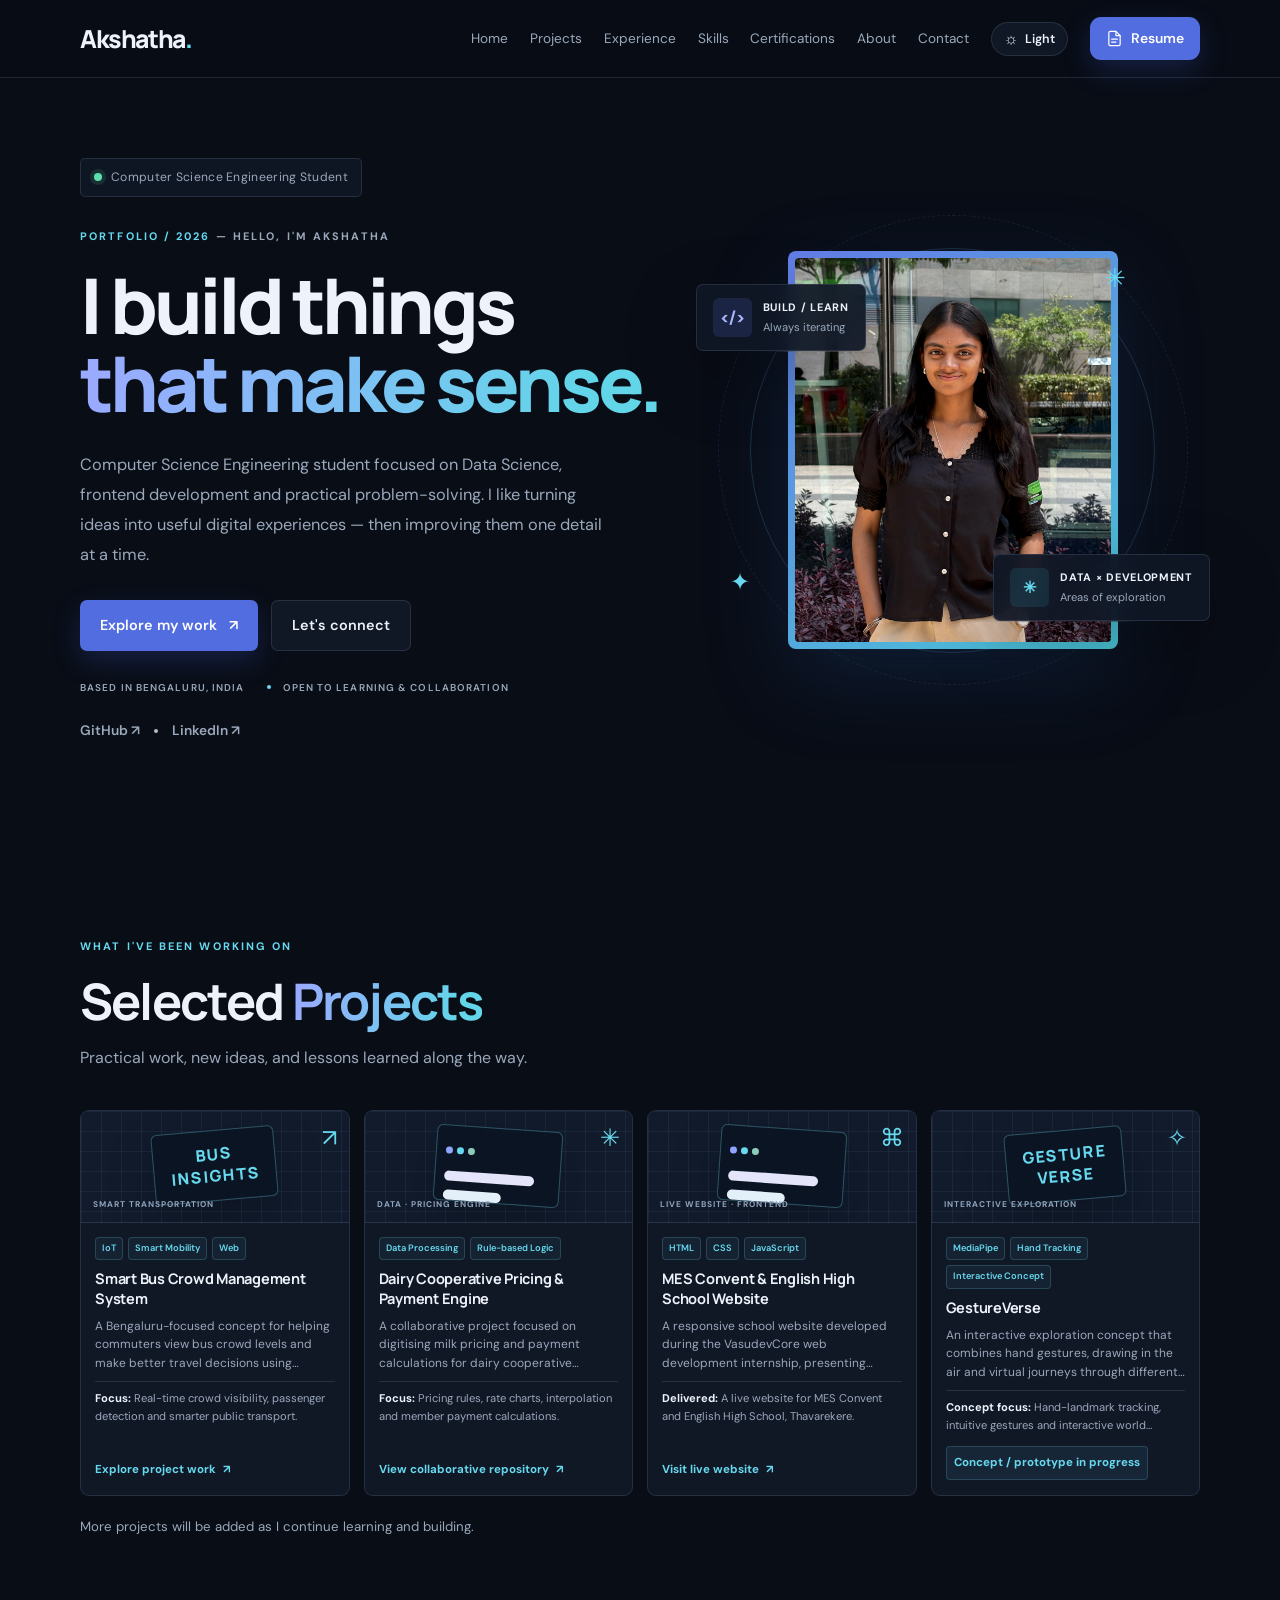
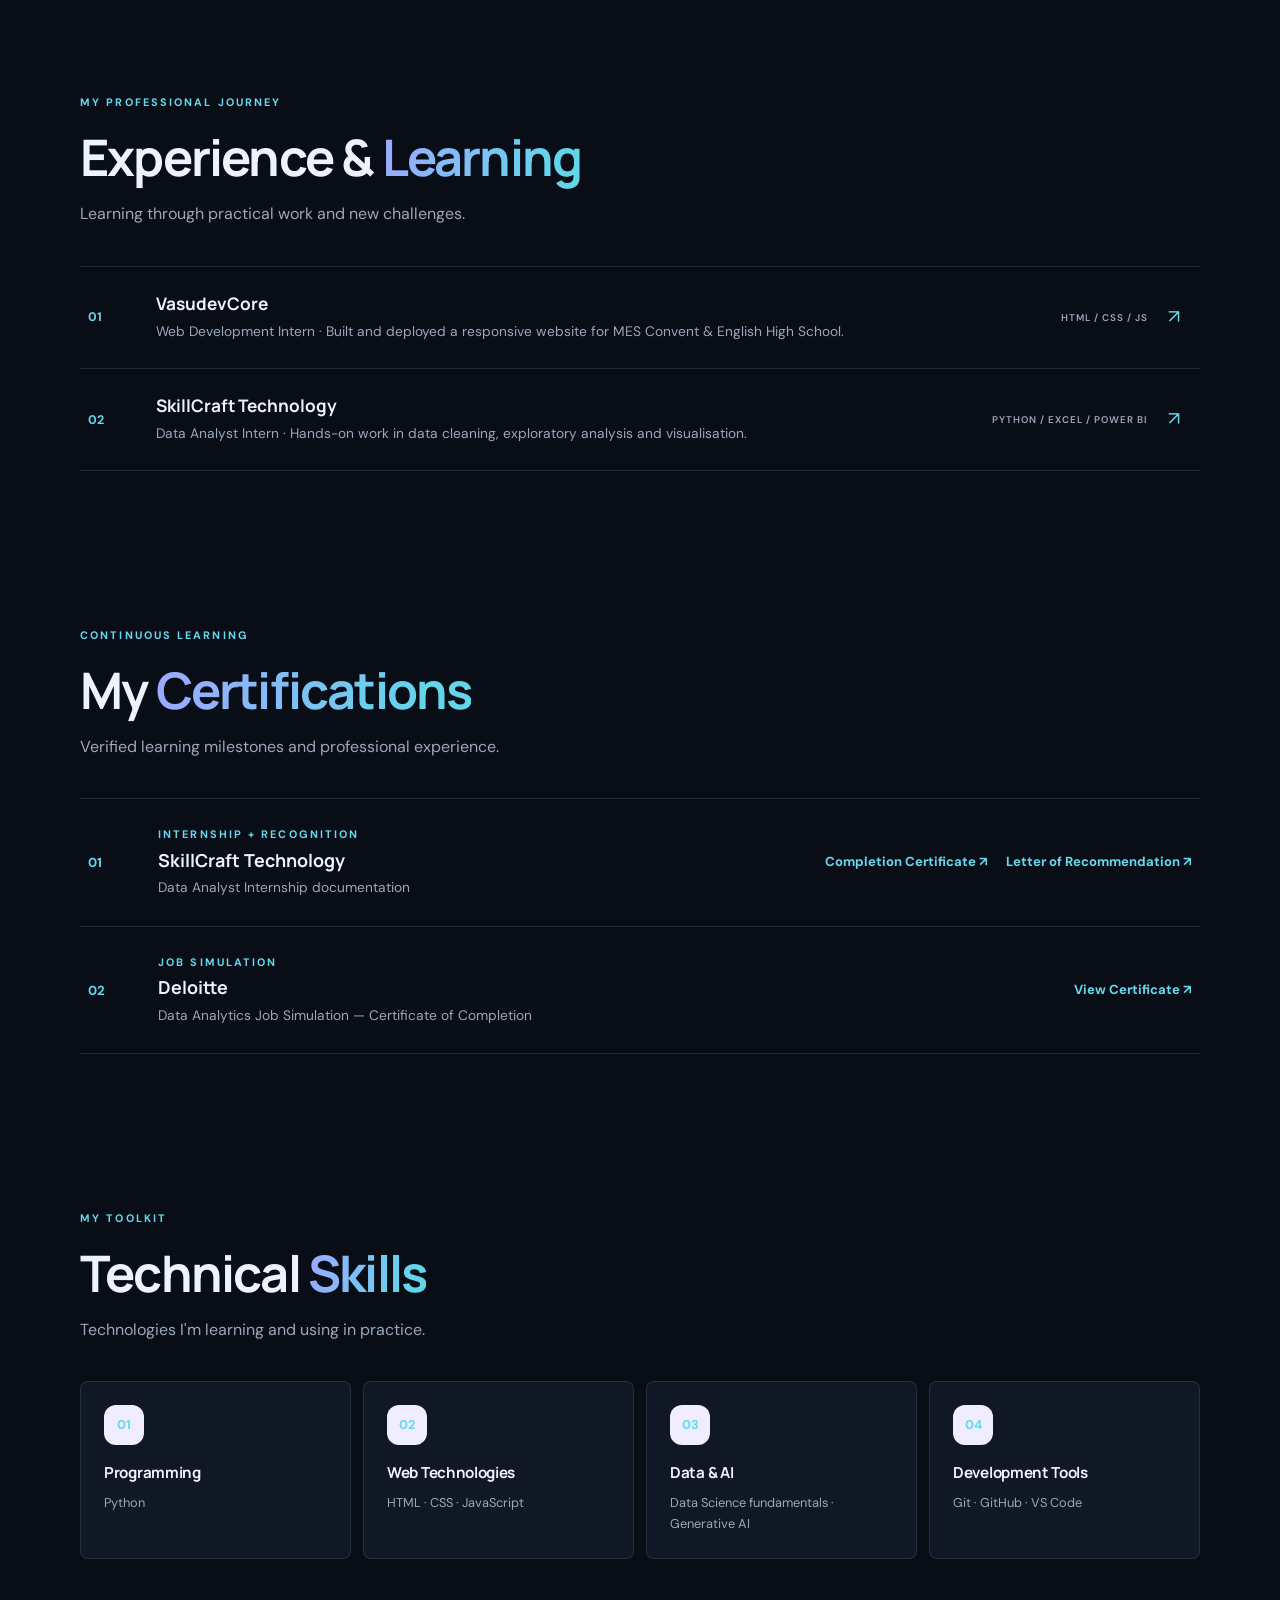
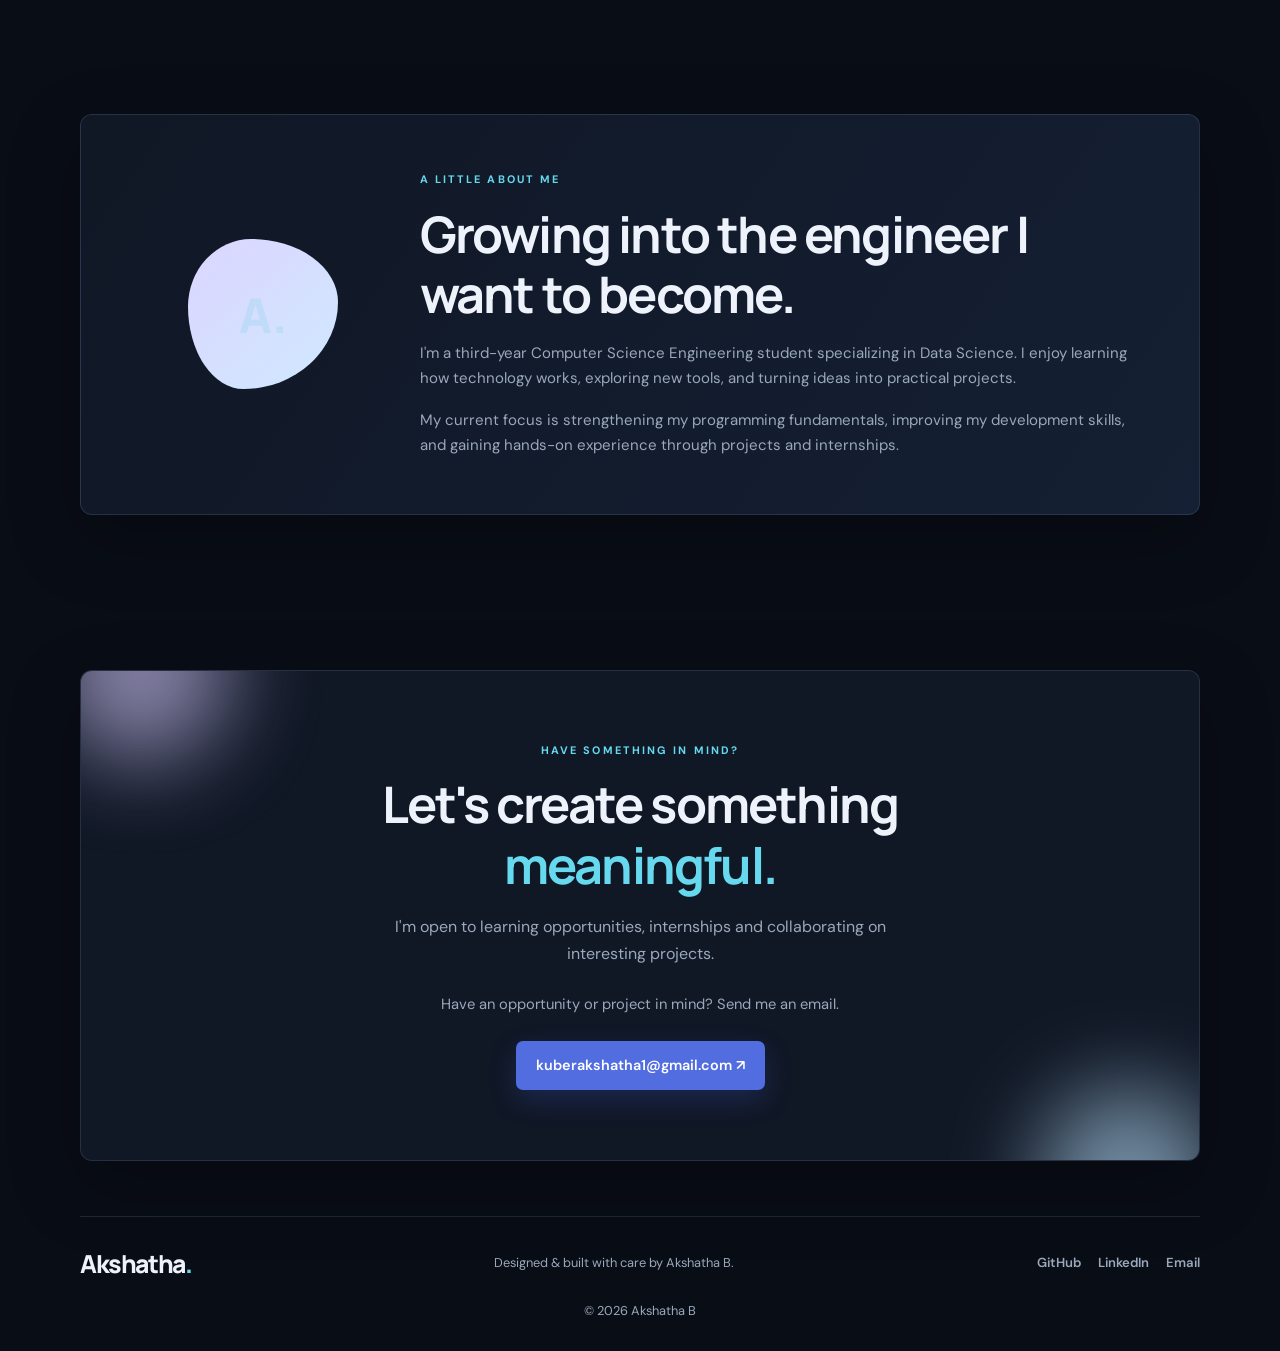
<file: index.html>
<!DOCTYPE html>
<html lang="en">
<head>
  <meta charset="UTF-8" />
  <meta name="viewport" content="width=device-width, initial-scale=1.0" />
  <meta name="theme-color" content="#090d16" />
  <meta name="description" content="Akshatha B. — Computer Science Engineering student specializing in Data Science. Explore my projects, internship experience, technical skills, and certifications." />
  <title>Akshatha B. | Developer Portfolio</title>

  <link rel="preconnect" href="https://fonts.googleapis.com" />
  <link rel="preconnect" href="https://fonts.gstatic.com" crossorigin />
  <link href="https://fonts.googleapis.com/css2?family=DM+Sans:wght@400;500;600;700&family=Manrope:wght@400;500;600;700;800&display=swap" rel="stylesheet" />
  <link rel="stylesheet" href="style.css" />
  <script src="script.js" defer></script>
</head>

<body>
  <div class="scroll-progress" aria-hidden="true"></div>
  <div class="ambient ambient-one"></div>
  <div class="ambient ambient-two"></div>
  <div class="ambient ambient-three"></div>
  <div class="cursor-glow"></div>

  <header class="navbar">
    <a href="#home" class="brand">Akshatha<span>.</span></a>

    <button class="menu-toggle" aria-label="Toggle navigation"
      aria-expanded="false" aria-controls="nav-links">
      <span></span><span></span>
    </button>

    <nav class="nav-links" id="nav-links">
      <a href="#home">Home</a>
      <a href="#projects">Projects</a>
      <a href="#experience">Experience</a>
      <a href="#skills">Skills</a>
      <a href="#certificates">Certifications</a>
      <a href="#about">About</a>
      <a href="#contact">Contact</a>
      <button class="theme-toggle" type="button" aria-label="Switch to light theme" title="Switch theme"><span class="theme-icon">☼</span><span class="theme-label">Light</span></button>
      
      <a class="resume-button" href="assets/Akshatha_Resume.pdf"
        target="_blank" rel="noopener noreferrer"
        aria-label="View my resume" title="View my resume">
        <svg viewBox="0 0 24 24" aria-hidden="true">
          <path d="M14 2H6a2 2 0 0 0-2 2v16a2 2 0 0 0 2 2h12a2 2 0 0 0 2-2V8z"/>
          <path d="M14 2v6h6M8 13h8M8 17h6"/>
        </svg>
        Resume
      </a>
    </nav>
  </header>

  <main>
    <!-- HERO -->
    <section class="hero section-shell" id="home">
      <div class="hero-copy reveal">
        <div class="availability">
          <span class="status-dot"></span>
          Computer Science Engineering Student
        </div>

        <p class="eyebrow">PORTFOLIO / 2026 <span class="hero-index">— HELLO, I'M AKSHATHA</span></p>

        <h1>
          I build things<br />
          <span class="gradient-text">that make sense.</span>
        </h1>

        <p class="hero-description">
          Computer Science Engineering student focused on Data Science,
          frontend development and practical problem-solving. I like turning
          ideas into useful digital experiences — then improving them one detail at a time.
        </p>

        <div class="hero-actions">
          <a href="#projects" class="button button-primary">
            Explore my work <span>↗</span>
          </a>
          <a href="#contact" class="button button-secondary">
            Let's connect
          </a>
        </div>

        <div class="hero-meta"><span>BASED IN BENGALURU, INDIA</span><span>OPEN TO LEARNING & COLLABORATION</span></div>
        <div class="hero-socials">
          <!-- Replace # with your actual profile URLs -->
          <a href="https://github.com/AkshathaVaibhav" target="_blank"
             rel="noopener noreferrer">GitHub ↗</a>
          <span class="social-divider"></span>
          <a href="https://www.linkedin.com/in/akshatha-b-71766b379/" target="_blank"
             rel="noopener noreferrer">LinkedIn ↗</a>
        </div>
      </div>

      <div class="hero-visual reveal" data-tilt>
        <div class="orbit orbit-one"></div>
        <div class="orbit orbit-two"></div>

        <div class="photo-frame">
          <img
            src="assets/akshatha.png"
            alt="Portrait of Akshatha"
            class="profile-photo"
          />
          <div class="photo-placeholder">
            <span class="placeholder-icon">A.</span>
            <span>Add your photo</span>
            <small>assets/akshatha.png</small>
          </div>
        </div>

        <div class="floating-card floating-code"><span class="mini-icon purple-icon">&lt;/&gt;</span><div><strong>BUILD / LEARN</strong><small>Always iterating</small></div></div>

        <div class="floating-card floating-data"><span class="mini-icon blue-icon">✳</span><div><strong>DATA × DEVELOPMENT</strong><small>Areas of exploration</small></div></div>

        <span class="decorative-star star-one">✳</span>
        <span class="decorative-star star-two">✦</span>
      </div>
    </section>

    <!-- PROJECTS -->
    <section class="content-section section-shell" id="projects">
      <div class="section-heading reveal">
        <p class="eyebrow">WHAT I'VE BEEN WORKING ON</p>
        <h2>Selected <span class="gradient-text">Projects</span></h2>
        <p>Practical work, new ideas, and lessons learned along the way.</p>
      </div>

      <div class="project-grid project-grid-featured">
        <article class="project-card reveal">
          <div class="project-art project-art-purple"><span class="art-symbol">↗</span><div class="bus-illustration">BUS<br />INSIGHTS</div><span class="art-caption">SMART TRANSPORTATION</span></div>
          <div class="project-content"><div class="tag-row"><span class="tag">IoT</span><span class="tag">Smart Mobility</span><span class="tag">Web</span></div>
            <h3>Smart Bus Crowd Management System</h3><p>A Bengaluru-focused concept for helping commuters view bus crowd levels and make better travel decisions using passenger-count and occupancy data.</p>
            <p class="contribution"><strong>Focus:</strong> Real-time crowd visibility, passenger detection and smarter public transport.</p>
            <a class="text-link" href="https://github.com/AkshathaVaibhav" target="_blank" rel="noopener noreferrer">Explore project work <span>↗</span></a>
          </div>
        </article>
        <article class="project-card reveal">
          <div class="project-art project-art-blue"><span class="art-symbol">✳</span><div class="web-illustration"><span></span><span></span><span></span><div class="web-line"></div><div class="web-line short-line"></div></div><span class="art-caption">DATA · PRICING ENGINE</span></div>
          <div class="project-content"><div class="tag-row"><span class="tag">Data Processing</span><span class="tag">Rule-based Logic</span></div>
            <h3>Dairy Cooperative Pricing & Payment Engine</h3><p>A collaborative project focused on digitising milk pricing and payment calculations for dairy cooperative members.</p>
            <p class="contribution"><strong>Focus:</strong> Pricing rules, rate charts, interpolation and member payment calculations.</p>
            <a class="text-link" href="https://github.com/akshayaksh1508-creator/T004-PS-098" target="_blank" rel="noopener noreferrer">View collaborative repository <span>↗</span></a>
          </div>
        </article>
        <article class="project-card reveal">
          <div class="project-art project-art-blue"><span class="art-symbol">⌘</span><div class="web-illustration"><span></span><span></span><span></span><div class="web-line"></div><div class="web-line short-line"></div></div><span class="art-caption">LIVE WEBSITE · FRONTEND</span></div>
          <div class="project-content"><div class="tag-row"><span class="tag">HTML</span><span class="tag">CSS</span><span class="tag">JavaScript</span></div>
            <h3>MES Convent & English High School Website</h3><p>A responsive school website developed during the VasudevCore web development internship, presenting school information through clear pages and navigation.</p>
            <p class="contribution"><strong>Delivered:</strong> A live website for MES Convent and English High School, Thavarekere.</p>
            <a class="text-link" href="https://mesconventtvk.com/" target="_blank" rel="noopener noreferrer">Visit live website <span>↗</span></a>
          </div>
        </article>
        <article class="project-card reveal">
          <div class="project-art project-art-purple"><span class="art-symbol">✧</span><div class="bus-illustration">GESTURE<br />VERSE</div><span class="art-caption">INTERACTIVE EXPLORATION</span></div>
          <div class="project-content"><div class="tag-row"><span class="tag">MediaPipe</span><span class="tag">Hand Tracking</span><span class="tag">Interactive Concept</span></div>
            <h3>GestureVerse</h3><p>An interactive exploration concept that combines hand gestures, drawing in the air and virtual journeys through different countries.</p>
            <p class="contribution"><strong>Concept focus:</strong> Hand-landmark tracking, intuitive gestures and interactive world exploration.</p>
            <span class="project-status">Concept / prototype in progress</span>
          </div>
        </article>
      </div>

      <p class="section-note reveal">
        More projects will be added as I continue learning and building.
      </p>
    </section>

    <!-- INTERNSHIP -->
    <section class="content-section section-shell" id="experience">
      <div class="section-heading reveal">
        <p class="eyebrow">MY PROFESSIONAL JOURNEY</p>
        <h2>Experience & <span class="gradient-text">Learning</span></h2>
        <p>Learning through practical work and new challenges.</p>
      </div>

      <div class="experience-list">
        <a class="experience-row reveal" href="vasudevcore.html"><span class="experience-number">01</span><span class="experience-main"><strong>VasudevCore</strong><small>Web Development Intern · Built and deployed a responsive website for MES Convent & English High School.</small></span><span class="experience-stack">HTML / CSS / JS</span><span class="experience-arrow">↗</span></a>
        <a class="experience-row reveal" href="skillcraft.html"><span class="experience-number">02</span><span class="experience-main"><strong>SkillCraft Technology</strong><small>Data Analyst Intern · Hands-on work in data cleaning, exploratory analysis and visualisation.</small></span><span class="experience-stack">PYTHON / EXCEL / POWER BI</span><span class="experience-arrow">↗</span></a>
      </div>
    </section>

    <!-- CERTIFICATES -->
    <section class="content-section section-shell" id="certificates">
      <div class="section-heading reveal">
        <p class="eyebrow">CONTINUOUS LEARNING</p>
        <h2>My <span class="gradient-text">Certifications</span></h2>
        <p>Verified learning milestones and professional experience.</p>
      </div>

      <div class="certificate-list reveal">
        <article class="certificate-entry"><div class="certificate-index">01</div><div class="certificate-entry-main"><p class="eyebrow">INTERNSHIP + RECOGNITION</p><h3>SkillCraft Technology</h3><p>Data Analyst Internship documentation</p></div><div class="certificate-actions-inline"><a href="https://drive.google.com/file/d/1zZgL2IbyZA3M7PGNgaLWJLywQM-wnNUh/view" target="_blank" rel="noopener noreferrer">Completion Certificate ↗</a><a href="https://drive.google.com/file/d/1tPouNxwPlkcF4iYA9ySf8sw4Wcmm0CBD/view" target="_blank" rel="noopener noreferrer">Letter of Recommendation ↗</a></div></article>
        <article class="certificate-entry"><div class="certificate-index">02</div><div class="certificate-entry-main"><p class="eyebrow">JOB SIMULATION</p><h3>Deloitte</h3><p>Data Analytics Job Simulation — Certificate of Completion</p></div><div class="certificate-actions-inline"><a href="https://drive.google.com/file/d/1gIaH8U560XdddH5erNWJ1sB_6YAF0Ry_/view" target="_blank" rel="noopener noreferrer">View Certificate ↗</a></div></article>
      </div>
    </section>

    <!-- SKILLS -->
    <section class="content-section section-shell" id="skills">
      <div class="section-heading reveal">
        <p class="eyebrow">MY TOOLKIT</p>
        <h2>Technical <span class="gradient-text">Skills</span></h2>
        <p>Technologies I'm learning and using in practice.</p>
      </div>

      <div class="skills-grid reveal">
        <article class="skill-card">
          <span class="skill-icon">01</span>
          <h3>Programming</h3>
          <p>Python</p>
        </article>
        <article class="skill-card">
          <span class="skill-icon">02</span>
          <h3>Web Technologies</h3>
          <p>HTML · CSS · JavaScript</p>
        </article>
        <article class="skill-card">
          <span class="skill-icon">03</span>
          <h3>Data & AI</h3>
          <p>Data Science fundamentals · Generative AI</p>
        </article>
        <article class="skill-card">
          <span class="skill-icon">04</span>
          <h3>Development Tools</h3>
          <p>Git · GitHub · VS Code</p>
        </article>
      </div>

    </section>

    <!-- ABOUT -->
    <section class="content-section section-shell" id="about">
      <div class="about-panel reveal">
        <div class="about-decoration">A.</div>
        <div class="about-copy">
          <p class="eyebrow">A LITTLE ABOUT ME</p>
          <h2>Growing into the engineer I want to become.</h2>
          <p>
            I'm a third-year Computer Science Engineering student
            specializing in Data Science. I enjoy learning how
            technology works, exploring new tools, and turning
            ideas into practical projects.
          </p>
          <p>
            My current focus is strengthening my programming
            fundamentals, improving my development skills, and
            gaining hands-on experience through projects and internships.
          </p>
        </div>
      </div>
    </section>

    <!-- CONTACT -->
    <section class="content-section section-shell" id="contact">
      <div class="contact-panel reveal">
        <div class="contact-decoration decoration-one"></div><div class="contact-decoration decoration-two"></div>
        <p class="eyebrow">HAVE SOMETHING IN MIND?</p><h2>Let's create something <span>meaningful.</span></h2>
        <p>I'm open to learning opportunities, internships and collaborating on interesting projects.</p>
        <p class="contact-setup-note">Have an opportunity or project in mind? Send me an email.</p>
        <a class="button button-primary" href="mailto:kuberakshatha1@gmail.com">kuberakshatha1@gmail.com ↗</a>
      </div>
    </section>
  </main>

  <footer class="footer section-shell">
    <a href="#home" class="brand">Akshatha<span>.</span></a>
    <p>Designed & built with care by Akshatha B.</p>
    <div class="footer-links">
      <a href="https://github.com/AkshathaVaibhav" target="_blank"
         rel="noopener noreferrer">GitHub</a>
      <a href="https://www.linkedin.com/in/akshatha-b-71766b379/" target="_blank"
         rel="noopener noreferrer">LinkedIn</a>
      <a href="#contact">Email</a>
    </div>
    <p class="copyright">© <span id="year"></span> Akshatha B</p>
  </footer>
</body>
</html>
</file>
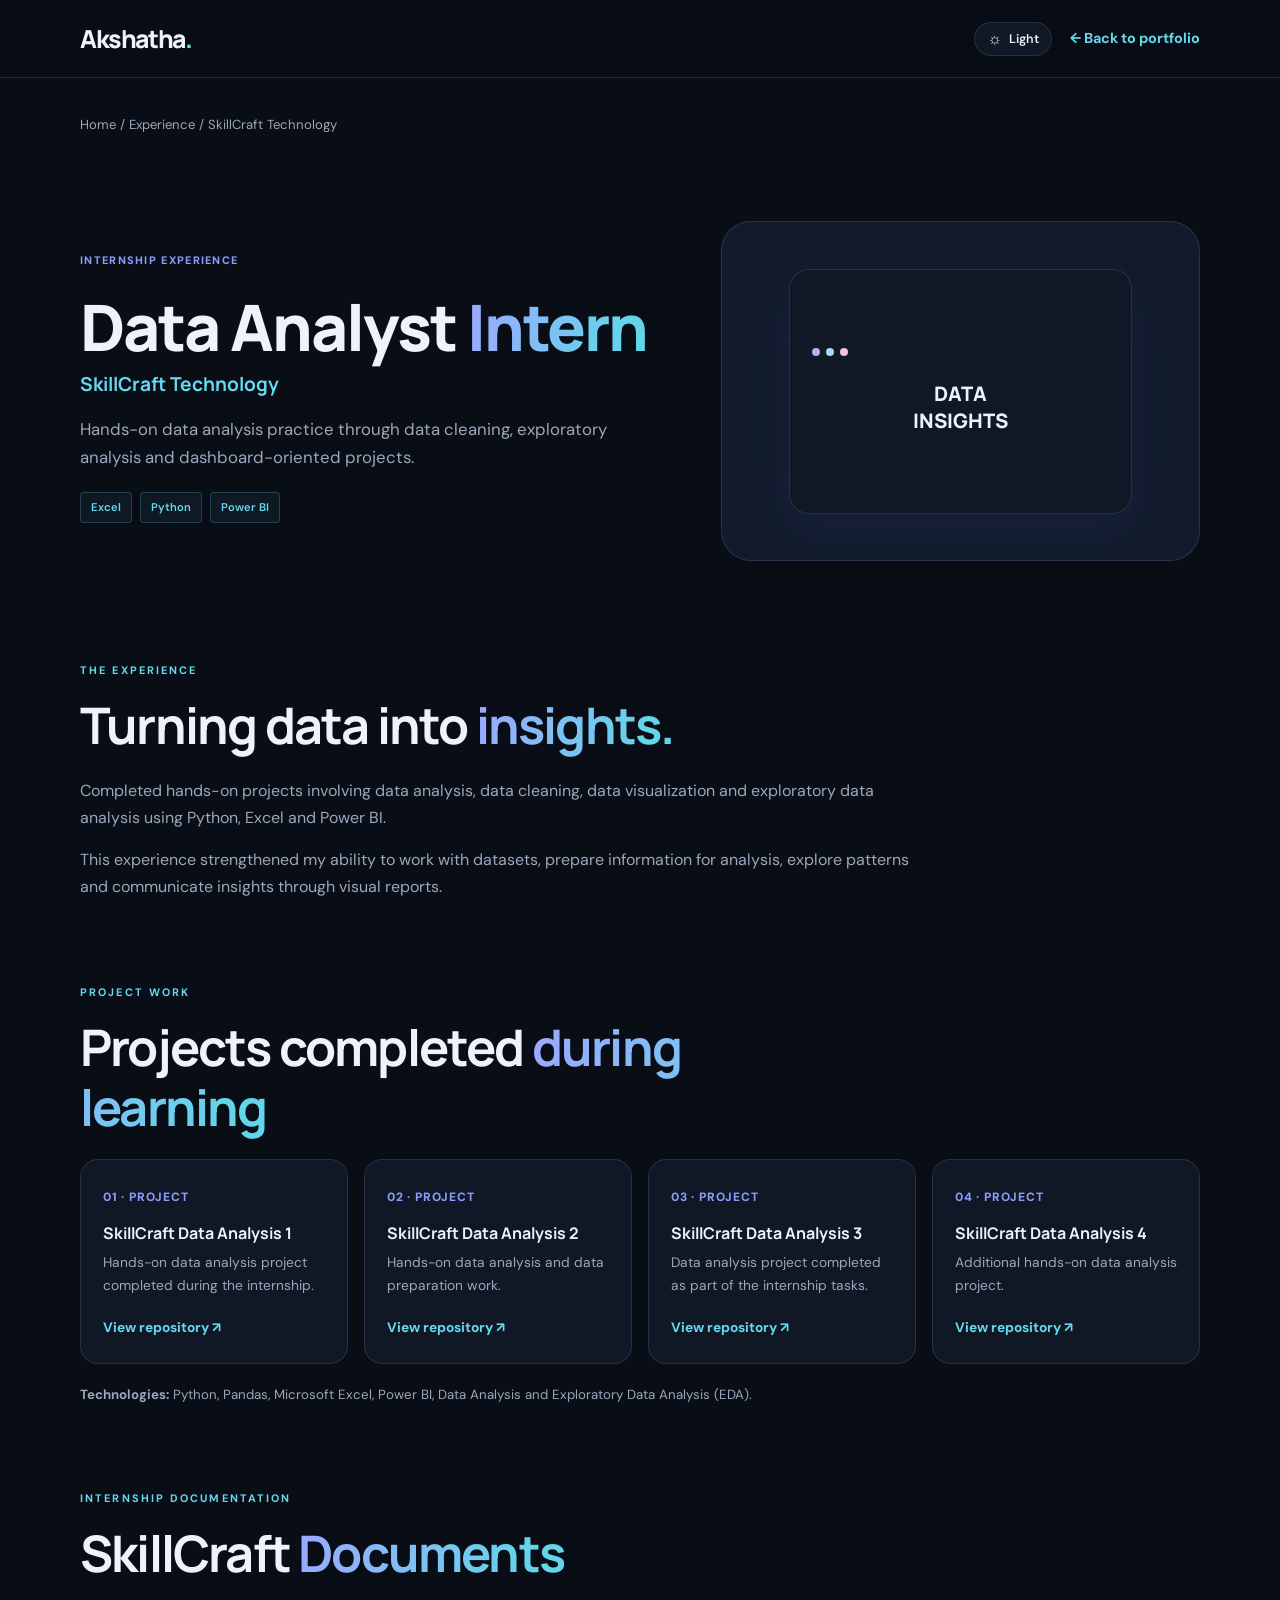
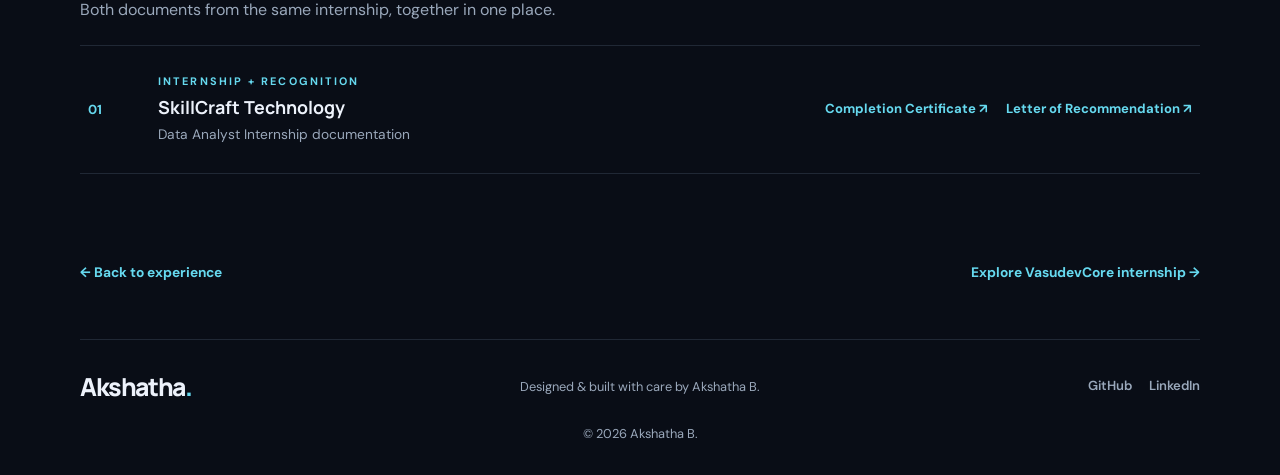
<file: skillcraft.html>
<!DOCTYPE html>
<html lang="en"><head><meta charset="UTF-8"/><meta name="viewport" content="width=device-width, initial-scale=1.0"/><meta name="theme-color" content="#090d16"/><title>SkillCraft Technology Internship | Akshatha B.</title><link rel="preconnect" href="https://fonts.googleapis.com"/><link rel="preconnect" href="https://fonts.gstatic.com" crossorigin/><link href="https://fonts.googleapis.com/css2?family=DM+Sans:wght@400;500;600;700&family=Manrope:wght@400;500;600;700;800&display=swap" rel="stylesheet"/><link rel="stylesheet" href="style.css"/><script src="internship.js" defer></script></head>
<body>
  <div class="scroll-progress" aria-hidden="true"></div><div class="ambient ambient-one"></div><div class="ambient ambient-two"></div><div class="ambient ambient-three"></div><header class="navbar detail-navbar"><a href="index.html" class="brand">Akshatha<span>.</span></a><div class="detail-nav-actions"><button class="theme-toggle" type="button" aria-label="Switch to light theme" title="Switch theme"><span class="theme-icon">☼</span><span class="theme-label">Light</span></button><a class="back-link" href="index.html#experience">← Back to portfolio</a></div></header><main class="section-shell detail-main"><p class="breadcrumb"><a href="index.html">Home</a> / <a href="index.html#experience">Experience</a> / SkillCraft Technology</p><section class="detail-hero reveal"><div><span class="experience-label">INTERNSHIP EXPERIENCE</span><h1>Data Analyst <span class="gradient-text">Intern</span></h1><p class="detail-company">SkillCraft Technology</p><p class="detail-lead">Hands-on data analysis practice through data cleaning, exploratory analysis and dashboard-oriented projects.</p><div class="tag-row"><span class="tag">Excel</span><span class="tag">Python</span><span class="tag">Power BI</span></div></div><div class="detail-visual data-visual"><div class="detail-visual-window"><div class="window-dots"><i></i><i></i><i></i></div><div class="data-bars"><i></i><i></i><i></i><i></i><i></i><i></i></div><strong>DATA<br/>INSIGHTS</strong></div></div></section><section class="detail-section reveal"><div class="section-heading"><p class="eyebrow">THE EXPERIENCE</p><h2>Turning data into <span class="gradient-text">insights.</span></h2></div><div class="detail-copy"><p>Completed hands-on projects involving data analysis, data cleaning, data visualization and exploratory data analysis using Python, Excel and Power BI.</p><p>This experience strengthened my ability to work with datasets, prepare information for analysis, explore patterns and communicate insights through visual reports.</p></div></section><section class="detail-section reveal"><div class="section-heading"><p class="eyebrow">PROJECT WORK</p><h2>Projects completed <span class="gradient-text">during learning</span></h2></div><div class="learning-grid"><article><span>01 · PROJECT</span><h3>SkillCraft Data Analysis 1</h3><p>Hands-on data analysis project completed during the internship.</p><a class="text-link" href="https://github.com/AkshathaVaibhav/SCT_DA_1" target="_blank" rel="noopener noreferrer">View repository ↗</a></article><article><span>02 · PROJECT</span><h3>SkillCraft Data Analysis 2</h3><p>Hands-on data analysis and data preparation work.</p><a class="text-link" href="https://github.com/AkshathaVaibhav/SCT_DA_2" target="_blank" rel="noopener noreferrer">View repository ↗</a></article><article><span>03 · PROJECT</span><h3>SkillCraft Data Analysis 3</h3><p>Data analysis project completed as part of the internship tasks.</p><a class="text-link" href="https://github.com/AkshathaVaibhav/SCT_DA_3" target="_blank" rel="noopener noreferrer">View repository ↗</a></article><article><span>04 · PROJECT</span><h3>SkillCraft Data Analysis 4</h3><p>Additional hands-on data analysis project.</p><a class="text-link" href="https://github.com/AkshathaVaibhav/SCT_DA_4" target="_blank" rel="noopener noreferrer">View repository ↗</a></article></div>
      <p class="section-note"><strong>Technologies:</strong> Python, Pandas, Microsoft Excel, Power BI, Data Analysis and Exploratory Data Analysis (EDA).</p></section><section class="detail-section certificate-viewer-section reveal"><div class="section-heading"><p class="eyebrow">INTERNSHIP DOCUMENTATION</p><h2>SkillCraft <span class="gradient-text">Documents</span></h2><p>Both documents from the same internship, together in one place.</p></div><div class="certificate-list"><article class="certificate-entry"><div class="certificate-index">01</div><div class="certificate-entry-main"><p class="eyebrow">INTERNSHIP + RECOGNITION</p><h3>SkillCraft Technology</h3><p>Data Analyst Internship documentation</p></div><div class="certificate-actions-inline"><a href="https://drive.google.com/file/d/1zZgL2IbyZA3M7PGNgaLWJLywQM-wnNUh/view" target="_blank" rel="noopener noreferrer">Completion Certificate ↗</a><a href="https://drive.google.com/file/d/1tPouNxwPlkcF4iYA9ySf8sw4Wcmm0CBD/view" target="_blank" rel="noopener noreferrer">Letter of Recommendation ↗</a></div></article></div></section><div class="detail-bottom"><a class="text-link" href="index.html#experience">← Back to experience</a><a class="text-link" href="vasudevcore.html">Explore VasudevCore internship →</a></div></main><footer class="footer section-shell"><a href="index.html" class="brand">Akshatha<span>.</span></a><p>Designed & built with care by Akshatha B.</p><div class="footer-links"><a href="https://github.com/AkshathaVaibhav" target="_blank" rel="noopener noreferrer">GitHub</a><a href="https://www.linkedin.com/in/akshatha-b-71766b379/" target="_blank" rel="noopener noreferrer">LinkedIn</a></div><p class="copyright">© <span id="year"></span> Akshatha B.</p></footer></body></html>
</file>
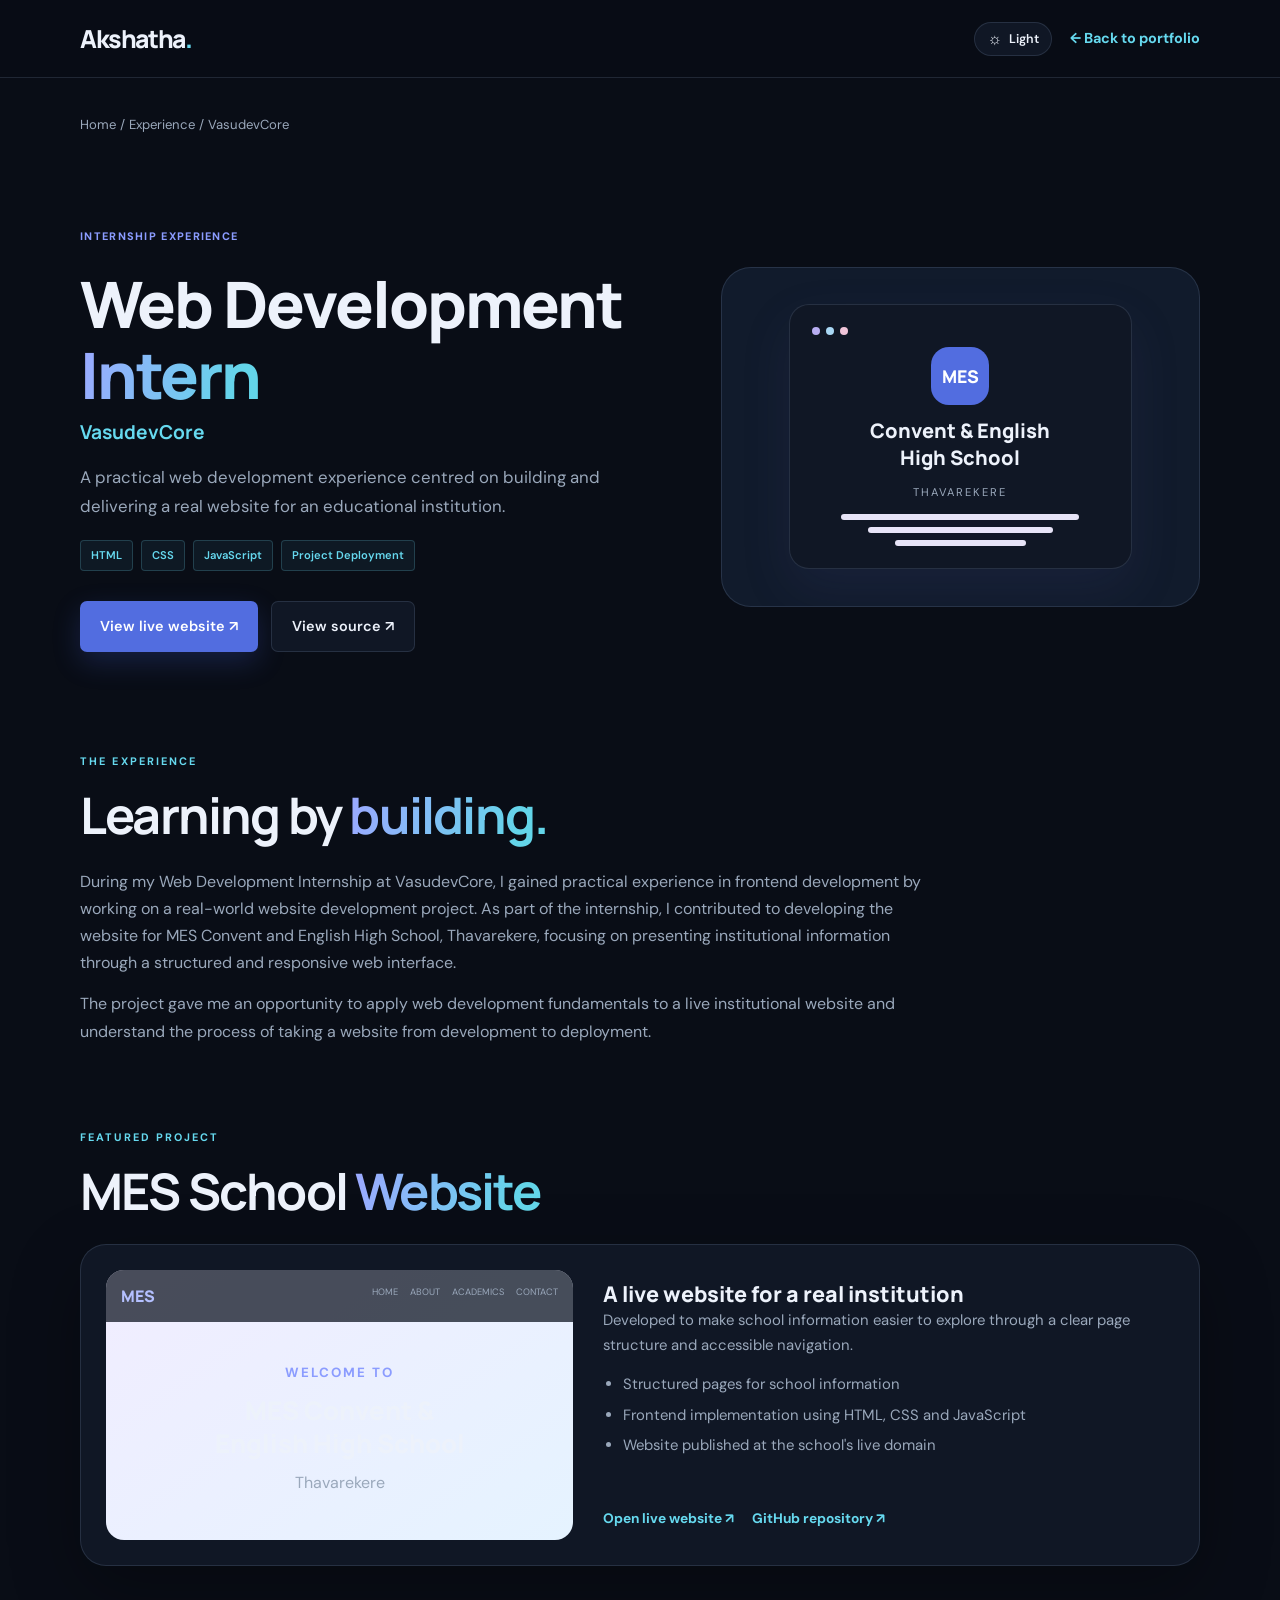
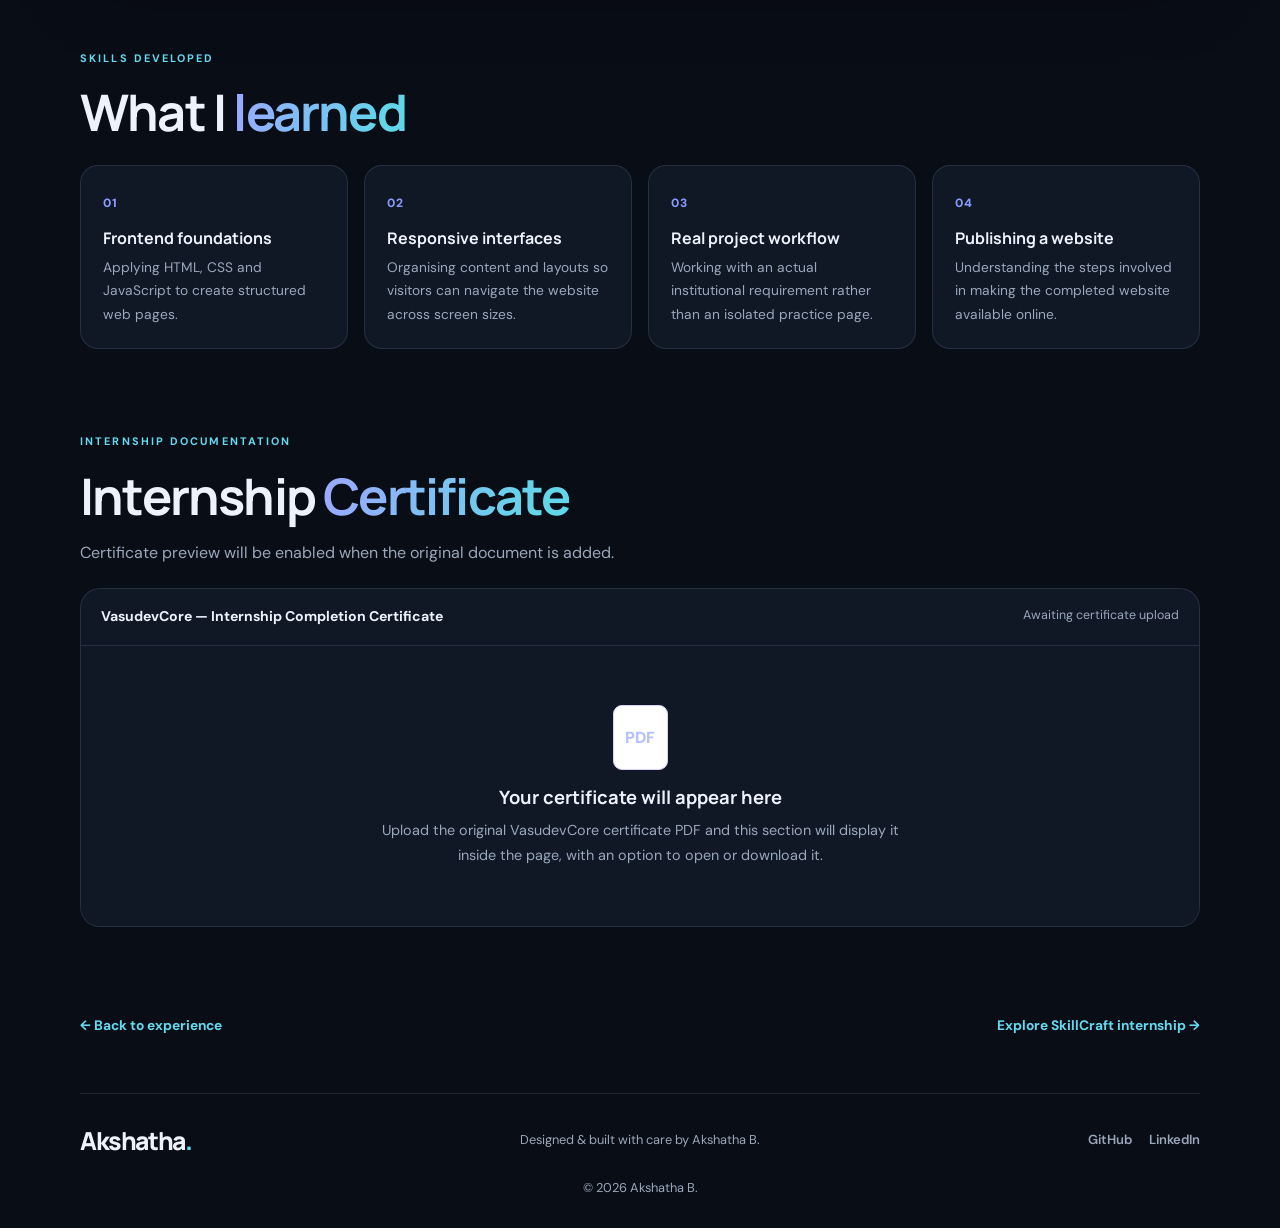
<file: vasudevcore.html>
<!DOCTYPE html>
<html lang="en">
<head>
  <meta charset="UTF-8" />
  <meta name="viewport" content="width=device-width, initial-scale=1.0" />
  <meta name="theme-color" content="#f8f7ff" />
  <meta name="description" content="Akshatha B.'s Web Development Internship at VasudevCore and the MES Convent and English High School website project." />
  <title>VasudevCore Internship | Akshatha B.</title>
  <link rel="preconnect" href="https://fonts.googleapis.com" />
  <link rel="preconnect" href="https://fonts.gstatic.com" crossorigin />
  <link href="https://fonts.googleapis.com/css2?family=DM+Sans:wght@400;500;600;700&family=Manrope:wght@400;500;600;700;800&display=swap" rel="stylesheet" />
  <link rel="stylesheet" href="style.css" />
  <script src="internship.js" defer></script>
</head>
<body>
  <div class="scroll-progress" aria-hidden="true"></div>
  <div class="ambient ambient-one"></div><div class="ambient ambient-two"></div><div class="ambient ambient-three"></div>
  <header class="navbar detail-navbar"><a href="index.html" class="brand">Akshatha<span>.</span></a><div class="detail-nav-actions"><button class="theme-toggle" type="button" aria-label="Switch to light theme" title="Switch theme"><span class="theme-icon">☼</span><span class="theme-label">Light</span></button><a class="back-link" href="index.html#experience">← Back to portfolio</a></div></header>
  <main class="section-shell detail-main">
    <p class="breadcrumb"><a href="index.html">Home</a> / <a href="index.html#experience">Experience</a> / VasudevCore</p>
    <section class="detail-hero reveal">
      <div><span class="experience-label">INTERNSHIP EXPERIENCE</span><h1>Web Development <span class="gradient-text">Intern</span></h1><p class="detail-company">VasudevCore</p>
        <p class="detail-lead">A practical web development experience centred on building and delivering a real website for an educational institution.</p>
        <div class="tag-row"><span class="tag">HTML</span><span class="tag">CSS</span><span class="tag">JavaScript</span><span class="tag">Project Deployment</span></div>
        <div class="hero-actions"><a class="button button-primary" href="https://mesconventtvk.com/" target="_blank" rel="noopener noreferrer">View live website ↗</a><a class="button button-secondary" href="https://github.com/AkshathaVaibhav/mes-school" target="_blank" rel="noopener noreferrer">View source ↗</a></div>
      </div>
      <div class="detail-visual"><div class="detail-visual-window"><div class="window-dots"><i></i><i></i><i></i></div><div class="school-mark">MES</div><strong>Convent & English<br />High School</strong><span>THAVAREKERE</span><div class="visual-lines"><i></i><i></i><i></i></div></div></div>
    </section>
    <section class="detail-section reveal"><div class="section-heading"><p class="eyebrow">THE EXPERIENCE</p><h2>Learning by <span class="gradient-text">building.</span></h2></div>
      <div class="detail-copy"><p>During my Web Development Internship at VasudevCore, I gained practical experience in frontend development by working on a real-world website development project. As part of the internship, I contributed to developing the website for MES Convent and English High School, Thavarekere, focusing on presenting institutional information through a structured and responsive web interface.</p><p>The project gave me an opportunity to apply web development fundamentals to a live institutional website and understand the process of taking a website from development to deployment.</p></div>
    </section>
    <section class="detail-section reveal"><div class="section-heading"><p class="eyebrow">FEATURED PROJECT</p><h2>MES School <span class="gradient-text">Website</span></h2></div>
      <article class="featured-project-panel"><div class="school-preview"><div class="preview-top"><span>MES</span><span>HOME　 ABOUT　 ACADEMICS　 CONTACT</span></div><div class="preview-body"><small>WELCOME TO</small><strong>MES Convent &<br />English High School</strong><span>Thavarekere</span></div></div><div class="featured-project-copy"><h3>A live website for a real institution</h3><p>Developed to make school information easier to explore through a clear page structure and accessible navigation.</p><ul><li>Structured pages for school information</li><li>Frontend implementation using HTML, CSS and JavaScript</li><li>Website published at the school's live domain</li></ul><div class="hero-actions"><a class="text-link" href="https://mesconventtvk.com/" target="_blank" rel="noopener noreferrer">Open live website ↗</a><a class="text-link" href="https://github.com/AkshathaVaibhav/mes-school" target="_blank" rel="noopener noreferrer">GitHub repository ↗</a></div></div></article>
    </section>
    <section class="detail-section reveal"><div class="section-heading"><p class="eyebrow">SKILLS DEVELOPED</p><h2>What I <span class="gradient-text">learned</span></h2></div><div class="learning-grid"><article><span>01</span><h3>Frontend foundations</h3><p>Applying HTML, CSS and JavaScript to create structured web pages.</p></article><article><span>02</span><h3>Responsive interfaces</h3><p>Organising content and layouts so visitors can navigate the website across screen sizes.</p></article><article><span>03</span><h3>Real project workflow</h3><p>Working with an actual institutional requirement rather than an isolated practice page.</p></article><article><span>04</span><h3>Publishing a website</h3><p>Understanding the steps involved in making the completed website available online.</p></article></div></section>
    <section class="detail-section certificate-viewer-section reveal"><div class="section-heading"><p class="eyebrow">INTERNSHIP DOCUMENTATION</p><h2>Internship <span class="gradient-text">Certificate</span></h2><p>Certificate preview will be enabled when the original document is added.</p></div>
      <div class="certificate-viewer" id="certificate-viewer"><div class="viewer-toolbar"><strong>VasudevCore — Internship Completion Certificate</strong><span class="viewer-file-state">Awaiting certificate upload</span></div><div class="viewer-placeholder"><div class="certificate-placeholder-icon">PDF</div><h3>Your certificate will appear here</h3><p>Upload the original VasudevCore certificate PDF and this section will display it inside the page, with an option to open or download it.</p></div></div>
    </section>
    <div class="detail-bottom"><a class="text-link" href="index.html#experience">← Back to experience</a><a class="text-link" href="skillcraft.html">Explore SkillCraft internship →</a></div>
  </main>
  <footer class="footer section-shell"><a href="index.html" class="brand">Akshatha<span>.</span></a><p>Designed & built with care by Akshatha B.</p><div class="footer-links"><a href="https://github.com/AkshathaVaibhav" target="_blank" rel="noopener noreferrer">GitHub</a><a href="https://www.linkedin.com/in/akshatha-b-71766b379/" target="_blank" rel="noopener noreferrer">LinkedIn</a></div><p class="copyright">© <span id="year"></span> Akshatha B.</p></footer>
</body>
</html>
</file>
<file: style.css>
:root {
  --bg: #ffffff;
  --surface: #faf9ff;
  --lavender: #eeebff;
  --purple: #7168cf;
  --purple-dark: #574eb4;
  --blue: #a8d4ff;
  --ink: #222544;
  --muted: #72758d;
  --border: #e9e8f2;
  --shadow: 0 18px 55px rgba(81, 74, 147, 0.09);
  --radius: 22px;
}

* {
  box-sizing: border-box;
  margin: 0;
  padding: 0;
}

html {
  scroll-behavior: smooth;
  scroll-padding-top: 100px;
}

body {
  background: var(--bg);
  color: var(--ink);
  font-family: "DM Sans", sans-serif;
  line-height: 1.7;
  overflow-x: hidden;
}

body,
button,
a {
  -webkit-tap-highlight-color: transparent;
}

a {
  color: inherit;
  text-decoration: none;
}

button,
a {
  touch-action: manipulation;
}

button {
  font: inherit;
}

::selection {
  background: #dcd6ff;
  color: var(--ink);
}

.section-shell {
  width: min(1120px, calc(100% - 48px));
  margin-inline: auto;
}

.ambient {
  position: fixed;
  z-index: -1;
  width: 300px;
  height: 300px;
  border-radius: 50%;
  filter: blur(95px);
  opacity: 0.27;
  pointer-events: none;
  animation: ambient-drift 14s ease-in-out infinite alternate;
}

.ambient-one {
  background: #c9c0ff;
  top: 5%;
  left: -170px;
}

.ambient-two {
  background: #b5e0ff;
  top: 40%;
  right: -190px;
  animation-delay: -5s;
}

.ambient-three {
  background: #f0d8ff;
  bottom: -150px;
  left: 35%;
  animation-delay: -9s;
}

.cursor-glow {
  position: fixed;
  z-index: -1;
  width: 300px;
  height: 300px;
  left: 0;
  top: 0;
  border-radius: 50%;
  background: radial-gradient(
    circle,
    rgba(166, 153, 255, 0.12),
    rgba(181, 221, 255, 0.06) 45%,
    transparent 72%
  );
  transform: translate(-50%, -50%);
  pointer-events: none;
  opacity: 0;
  transition: opacity 0.3s ease;
}

@media (hover: hover) and (pointer: fine) {
  .cursor-glow {
    opacity: 1;
  }
}

.navbar {
  position: sticky;
  top: 0;
  z-index: 100;
  min-height: 78px;
  display: flex;
  align-items: center;
  justify-content: space-between;
  gap: 25px;
  padding: 14px max(24px, calc((100vw - 1120px) / 2));
  background: rgba(255, 255, 255, 0.85);
  border-bottom: 1px solid rgba(233, 232, 242, 0.8);
  backdrop-filter: blur(18px);
}

.brand {
  flex-shrink: 0;
  font: 800 1.55rem "Manrope", sans-serif;
  letter-spacing: -1px;
}

.brand span {
  color: var(--purple);
}

.nav-links {
  display: flex;
  align-items: center;
  gap: 25px;
}

.nav-links > a:not(.resume-button) {
  color: #656780;
  font-size: 0.85rem;
  transition: color 0.25s ease;
}

.nav-links > a:not(.resume-button):hover {
  color: var(--purple);
}

.resume-button {
  display: inline-flex;
  align-items: center;
  gap: 8px;
  padding: 10px 16px;
  border-radius: 11px;
  color: white;
  background: var(--purple);
  font-size: 0.87rem;
  font-weight: 600;
  transition: transform 0.25s, background 0.25s;
}

.resume-button:hover {
  background: var(--purple-dark);
  transform: translateY(-2px);
}

.resume-button svg {
  width: 17px;
  height: 17px;
  fill: none;
  stroke: currentColor;
  stroke-width: 1.7;
  stroke-linecap: round;
  stroke-linejoin: round;
}

.menu-toggle {
  display: none;
  border: 1px solid var(--border);
  background: white;
  border-radius: 10px;
  padding: 10px;
  cursor: pointer;
}

.menu-toggle span {
  display: block;
  width: 21px;
  height: 2px;
  background: var(--ink);
  margin: 5px 0;
}

.hero {
  min-height: 670px;
  display: grid;
  grid-template-columns: 1.08fr 0.92fr;
  align-items: center;
  gap: 45px;
  padding-top: 65px;
  padding-bottom: 80px;
}

.hero-copy {
  position: relative;
  z-index: 2;
}

.availability {
  display: inline-flex;
  align-items: center;
  gap: 9px;
  padding: 8px 13px;
  border: 1px solid var(--border);
  border-radius: 100px;
  color: #666985;
  background: rgba(255, 255, 255, 0.8);
  font-size: 0.76rem;
  margin-bottom: 30px;
}

.status-dot {
  width: 8px;
  height: 8px;
  background: #63b79a;
  border-radius: 50%;
  box-shadow: 0 0 0 4px #e3f7ef;
}

.eyebrow {
  color: var(--purple);
  font-size: 0.76rem;
  font-weight: 700;
  letter-spacing: 2px;
  margin-bottom: 15px;
}

h1,
h2,
h3 {
  font-family: "Manrope", sans-serif;
  line-height: 1.2;
}

.hero h1 {
  max-width: 680px;
  font-size: clamp(2.5rem, 4.8vw, 4.3rem);
  letter-spacing: -2.8px;
  font-weight: 800;
}

.gradient-text {
  color: var(--purple);
  background: linear-gradient(110deg, #7168cf 10%, #7b8ce1 55%, #64b5d9);
  -webkit-background-clip: text;
  background-clip: text;
  -webkit-text-fill-color: transparent;
}

.hero-description {
  max-width: 540px;
  color: var(--muted);
  font-size: 1rem;
  margin-top: 24px;
}

.hero-actions {
  display: flex;
  flex-wrap: wrap;
  gap: 13px;
  margin-top: 30px;
}

.button {
  min-height: 48px;
  display: inline-flex;
  align-items: center;
  justify-content: center;
  gap: 12px;
  padding: 12px 20px;
  border-radius: 12px;
  font-weight: 600;
  font-size: 0.9rem;
  transition: transform 0.25s ease, box-shadow 0.25s ease,
    background 0.25s ease;
}

.button:hover {
  transform: translateY(-3px);
}

.button-primary {
  color: white;
  background: var(--purple);
  box-shadow: 0 9px 22px rgba(113, 104, 207, 0.2);
}

.button-primary:hover {
  background: var(--purple-dark);
  box-shadow: 0 13px 28px rgba(113, 104, 207, 0.25);
}

.button-secondary {
  border: 1px solid var(--border);
  background: white;
}

.button-secondary:hover {
  border-color: #c7c0f4;
}

.hero-socials {
  display: flex;
  align-items: center;
  gap: 14px;
  margin-top: 38px;
  font-size: 0.86rem;
  font-weight: 600;
  color: #676a85;
}

.hero-socials a:hover,
.footer-links a:hover {
  color: var(--purple);
}

.social-divider {
  width: 4px;
  height: 4px;
  border-radius: 50%;
  background: #b8b7cb;
}

.hero-visual {
  position: relative;
  min-height: 450px;
  display: grid;
  place-items: center;
  isolation: isolate;
}

.photo-frame {
  position: relative;
  width: min(340px, 78%);
  aspect-ratio: 0.83;
  border-radius: 48% 48% 28px 28px;
  padding: 10px;
  background: linear-gradient(145deg, #dcd7ff, #d4ecff, #f2e4ff);
  box-shadow: 0 25px 75px rgba(96, 91, 174, 0.17);
  transform: rotate(2deg);
  transition: transform 0.5s ease;
}

.photo-frame:hover {
  transform: rotate(0deg) translateY(-5px);
}

.profile-photo {
  position: relative;
  z-index: 1;
  width: 100%;
  height: 100%;
  object-fit: cover;
  object-position: center top;
  border-radius: inherit;
  display: block;
}

.photo-placeholder {
  position: absolute;
  inset: 10px;
  z-index: 0;
  display: flex;
  flex-direction: column;
  align-items: center;
  justify-content: center;
  gap: 8px;
  color: #67669e;
  background: linear-gradient(160deg, #f4f1ff, #e9f4ff);
  border-radius: inherit;
  font-size: 0.85rem;
}

.placeholder-icon {
  font: 800 4rem "Manrope", sans-serif;
  color: #8179d4;
}

.photo-placeholder small {
  font-size: 0.7rem;
}

.photo-frame:has(.profile-photo:not([src=""]):not([alt=""])) {
  /* Image fallback is handled by JavaScript when loading fails. */
}

.orbit {
  position: absolute;
  border: 1px solid rgba(124, 116, 211, 0.18);
  border-radius: 50%;
  pointer-events: none;
}

.orbit-one {
  width: 410px;
  height: 410px;
  animation: rotate 35s linear infinite;
}

.orbit-two {
  width: 470px;
  height: 470px;
  border-style: dashed;
  opacity: 0.6;
  animation: rotate 55s linear infinite reverse;
}

.floating-card {
  position: absolute;
  z-index: 3;
  display: flex;
  align-items: center;
  gap: 11px;
  padding: 13px 16px;
  border: 1px solid rgba(232, 230, 247, 0.95);
  border-radius: 15px;
  background: rgba(255, 255, 255, 0.92);
  box-shadow: var(--shadow);
  backdrop-filter: blur(12px);
  animation: float 5s ease-in-out infinite;
}

.floating-card strong,
.floating-card small {
  display: block;
}

.floating-card strong {
  font-size: 0.79rem;
}

.floating-card small {
  color: var(--muted);
  font-size: 0.7rem;
  margin-top: 2px;
}

.floating-code {
  top: 13%;
  left: -2%;
}

.floating-data {
  right: -2%;
  bottom: 12%;
  animation-delay: -2.5s;
}

.mini-icon {
  display: grid;
  place-items: center;
  width: 39px;
  height: 39px;
  border-radius: 11px;
  font-weight: 800;
}

.purple-icon {
  color: #6b60c7;
  background: #efecff;
}

.blue-icon {
  color: #428ebd;
  background: #e6f5ff;
}

.decorative-star {
  position: absolute;
  color: #8c82e4;
  animation: twinkle 3s ease-in-out infinite alternate;
}

.star-one {
  top: 7%;
  right: 15%;
  font-size: 1.6rem;
}

.star-two {
  bottom: 16%;
  left: 5%;
  color: #77bce5;
  font-size: 1.5rem;
  animation-delay: -1.5s;
}

.content-section {
  padding-top: 85px;
  padding-bottom: 55px;
}

.section-heading {
  max-width: 650px;
  margin-bottom: 35px;
}

.section-heading h2,
.about-copy h2,
.contact-panel h2 {
  font-size: clamp(2rem, 3.5vw, 2.8rem);
  letter-spacing: -1.4px;
}

.section-heading > p:last-child {
  margin-top: 13px;
  color: var(--muted);
}

.project-grid {
  display: grid;
  grid-template-columns: repeat(2, minmax(0, 1fr));
  gap: 24px;
}

.project-card,
.certificate-card,
.skill-card,
.timeline-card {
  border: 1px solid var(--border);
  border-radius: var(--radius);
  background: white;
  overflow: hidden;
  transition: transform 0.3s ease, box-shadow 0.3s ease,
    border-color 0.3s ease;
}

.project-card:hover,
.certificate-card:hover,
.skill-card:hover {
  transform: translateY(-6px);
  border-color: #d8d2f8;
  box-shadow: var(--shadow);
}

.project-art {
  min-height: 230px;
  position: relative;
  display: flex;
  align-items: center;
  justify-content: center;
  overflow: hidden;
}

.project-art-purple {
  background: linear-gradient(135deg, #f0edff, #e5e9ff);
}

.project-art-blue {
  background: linear-gradient(135deg, #e4f5ff, #edf0ff);
}

.art-symbol {
  position: absolute;
  top: 12px;
  right: 24px;
  font-size: 2.3rem;
  color: #8880d8;
}

.bus-illustration {
  padding: 28px 35px;
  background: rgba(255, 255, 255, 0.8);
  border: 1px solid white;
  border-radius: 18px;
  font: 800 1.7rem/1.35 "Manrope", sans-serif;
  letter-spacing: 2px;
  color: #625bb5;
  text-align: center;
  transform: rotate(-5deg);
  box-shadow: 0 15px 35px rgba(89, 79, 170, 0.12);
}

.web-illustration {
  width: 200px;
  height: 120px;
  padding: 15px;
  border: 1px solid white;
  border-radius: 13px;
  background: rgba(255, 255, 255, 0.85);
  box-shadow: 0 15px 35px rgba(65, 130, 170, 0.1);
  transform: rotate(4deg);
}

.web-illustration > span {
  display: inline-block;
  width: 7px;
  height: 7px;
  margin-right: 4px;
  border-radius: 50%;
  background: #8c9bd9;
}

.web-illustration > span:first-child {
  background: #c3a8eb;
}

.web-illustration > span:last-of-type {
  background: #8acbb9;
}

.web-line {
  width: 85%;
  height: 10px;
  margin-top: 17px;
  border-radius: 5px;
  background: #e4e5fa;
}

.short-line {
  width: 55%;
  margin-top: 9px;
  background: #e3f0fa;
}

.art-caption {
  position: absolute;
  left: 20px;
  bottom: 16px;
  color: #7a7b9d;
  font-size: 0.65rem;
  font-weight: 700;
  letter-spacing: 1.2px;
}

.project-content {
  padding: 25px;
}

.tag-row {
  display: flex;
  flex-wrap: wrap;
  gap: 8px;
  margin-bottom: 15px;
}

.tag {
  display: inline-block;
  padding: 5px 10px;
  border-radius: 7px;
  background: #f1efff;
  color: #655db4;
  font-size: 0.7rem;
  font-weight: 600;
}

.project-content h3,
.certificate-card h3,
.timeline-card h3,
.skill-card h3 {
  font-size: 1.12rem;
  letter-spacing: -0.3px;
}

.project-content > p,
.certificate-card > p,
.timeline-card > p {
  color: var(--muted);
  font-size: 0.89rem;
  margin-top: 12px;
}

.project-content .contribution {
  font-size: 0.82rem;
}

.contribution strong {
  color: #424562;
}

.text-link {
  display: inline-flex;
  align-items: center;
  gap: 7px;
  margin-top: 19px;
  color: var(--purple-dark);
  font-weight: 700;
  font-size: 0.86rem;
}

.text-link span {
  transition: transform 0.25s ease;
}

.text-link:hover span {
  transform: translate(3px, -3px);
}

.section-note {
  color: var(--muted);
  font-size: 0.83rem;
  margin-top: 20px;
}

.timeline-card {
  position: relative;
  padding: 30px;
  overflow: visible;
}

.timeline-marker {
  position: absolute;
  width: 12px;
  height: 12px;
  top: 35px;
  left: -6px;
  border-radius: 50%;
  background: var(--purple);
  box-shadow: 0 0 0 5px #efedff;
}

.experience-top {
  display: flex;
  justify-content: space-between;
  gap: 15px;
  align-items: flex-start;
}

.experience-label {
  display: inline-block;
  color: var(--purple);
  font-size: 0.68rem;
  font-weight: 800;
  letter-spacing: 1.3px;
  margin-bottom: 10px;
}

.muted {
  color: var(--muted);
  font-size: 0.86rem;
  margin-top: 5px;
}

.date-pill {
  white-space: nowrap;
  border: 1px solid var(--border);
  background: var(--surface);
  color: #77758f;
  border-radius: 100px;
  padding: 6px 12px;
  font-size: 0.75rem;
}

.certificate-grid {
  display: grid;
  grid-template-columns: repeat(2, minmax(0, 1fr));
  gap: 22px;
}

.certificate-card {
  padding: 27px;
}

.certificate-icon {
  display: grid;
  place-items: center;
  width: 54px;
  height: 54px;
  border-radius: 16px;
  margin-bottom: 22px;
  background: #f0edff;
  color: #7066cb;
  font-size: 1.6rem;
}

.certificate-icon-blue {
  background: #e6f5ff;
  color: #468db7;
}

.certificate-card h3 {
  margin-bottom: 8px;
}

.certificate-card > p + p {
  margin-top: 10px;
}

.skills-grid {
  display: grid;
  grid-template-columns: repeat(4, minmax(0, 1fr));
  gap: 16px;
}

.skill-card {
  padding: 22px 18px;
}

.skill-icon {
  display: grid;
  place-items: center;
  width: 40px;
  height: 40px;
  margin-bottom: 19px;
  border-radius: 12px;
  background: #efedff;
  color: #7067c8;
  font-size: 0.8rem;
  font-weight: 800;
}

.skill-card h3 {
  font-size: 0.95rem;
}

.skill-card p {
  margin-top: 9px;
  color: var(--muted);
  font-size: 0.8rem;
}

.about-panel {
  position: relative;
  display: grid;
  grid-template-columns: 0.35fr 1fr;
  gap: 30px;
  padding: clamp(25px, 5vw, 55px);
  border: 1px solid #e8e5fb;
  border-radius: 28px;
  background: linear-gradient(120deg, #faf9ff, #f4f9ff);
  overflow: hidden;
}

.about-decoration {
  display: grid;
  place-items: center;
  width: 150px;
  height: 150px;
  align-self: center;
  justify-self: center;
  border-radius: 42% 58% 63% 37% / 45% 42% 58% 55%;
  background: linear-gradient(140deg, #dcd5ff, #cfe9ff);
  color: #655cbb;
  font: 800 3rem "Manrope", sans-serif;
  animation: morph 8s ease-in-out infinite alternate;
}

.about-copy p:not(.eyebrow) {
  margin-top: 16px;
  color: var(--muted);
  font-size: 0.94rem;
}

.contact-panel {
  position: relative;
  padding: clamp(35px, 6vw, 70px) 25px;
  text-align: center;
  border: 1px solid #e8e5fb;
  border-radius: 28px;
  background: linear-gradient(135deg, #f7f4ff, #eef8ff);
  overflow: hidden;
}

.contact-panel > *:not(.contact-decoration) {
  position: relative;
  z-index: 1;
}

.contact-panel h2 {
  max-width: 650px;
  margin: 0 auto;
}

.contact-panel h2 span {
  color: var(--purple);
}

.contact-panel > p:not(.eyebrow) {
  max-width: 510px;
  margin: 18px auto 24px;
  color: var(--muted);
}

.contact-decoration {
  position: absolute;
  width: 180px;
  height: 180px;
  border-radius: 50%;
  filter: blur(45px);
  opacity: 0.6;
}

.decoration-one {
  background: #d6ccff;
  top: -90px;
  left: -30px;
}

.decoration-two {
  background: #bde5ff;
  bottom: -110px;
  right: -20px;
}

.footer {
  display: grid;
  grid-template-columns: auto 1fr auto;
  align-items: center;
  gap: 20px;
  padding-top: 30px;
  padding-bottom: 30px;
  border-top: 1px solid var(--border);
}

.footer > p {
  color: var(--muted);
  font-size: 0.8rem;
  text-align: center;
}

.footer-links {
  display: flex;
  gap: 17px;
  color: #656780;
  font-size: 0.82rem;
  font-weight: 600;
}

.copyright {
  grid-column: 1 / -1;
}

.reveal {
  opacity: 0;
  transform: translateY(25px);
  transition: opacity 0.75s ease, transform 0.75s ease;
}

.reveal.visible {
  opacity: 1;
  transform: translateY(0);
}

@keyframes float {
  0%, 100% { transform: translateY(0) rotate(0); }
  50% { transform: translateY(-13px) rotate(1deg); }
}

@keyframes rotate {
  to { transform: rotate(360deg); }
}

@keyframes ambient-drift {
  from { transform: translate(0, 0) scale(1); }
  to { transform: translate(35px, -25px) scale(1.13); }
}

@keyframes twinkle {
  from { opacity: 0.45; transform: scale(0.85) rotate(-12deg); }
  to { opacity: 1; transform: scale(1.15) rotate(12deg); }
}

@keyframes morph {
  from { border-radius: 42% 58% 63% 37% / 45% 42% 58% 55%; }
  to { border-radius: 58% 42% 40% 60% / 52% 60% 40% 48%; }
}

@media (max-width: 1050px) {
  .nav-links {
    gap: 15px;
  }

  .nav-links > a:not(.resume-button) {
    font-size: 0.8rem;
  }

  .hero {
    gap: 20px;
  }

  .orbit-two {
    width: 400px;
    height: 400px;
  }

  .orbit-one {
    width: 350px;
    height: 350px;
  }

  .floating-code {
    left: -1%;
  }

  .floating-data {
    right: -1%;
  }
}

@media (max-width: 800px) {
  .navbar {
    min-height: 70px;
  }

  .menu-toggle {
    display: block;
  }

  .nav-links {
    position: absolute;
    top: calc(100% + 1px);
    left: 0;
    right: 0;
    display: none;
    align-items: stretch;
    gap: 0;
    padding: 12px 24px 20px;
    background: rgba(255, 255, 255, 0.98);
    border-bottom: 1px solid var(--border);
    box-shadow: 0 15px 25px rgba(55, 50, 100, 0.06);
  }

  .nav-links.open {
    display: flex;
    flex-direction: column;
  }

  .nav-links > a:not(.resume-button) {
    padding: 11px 0;
    font-size: 0.9rem;
  }

  .resume-button {
    align-self: flex-start;
    margin-top: 8px;
  }

  .hero {
    min-height: auto;
    grid-template-columns: 1fr;
    gap: 35px;
    padding-top: 65px;
    padding-bottom: 60px;
  }

  .hero-copy {
    max-width: 650px;
  }

  .hero-visual {
    min-height: 430px;
  }

  .photo-frame {
    width: min(310px, 65%);
  }

  .floating-code {
    left: 5%;
  }

  .floating-data {
    right: 4%;
  }

  .project-grid,
  .certificate-grid {
    grid-template-columns: 1fr;
  }

  .project-art {
    min-height: 250px;
  }

  .skills-grid {
    grid-template-columns: repeat(2, minmax(0, 1fr));
  }

  .about-panel {
    grid-template-columns: 1fr;
  }

  .about-decoration {
    width: 105px;
    height: 105px;
    font-size: 2.4rem;
  }

  .footer {
    grid-template-columns: 1fr;
    justify-items: center;
    text-align: center;
  }

  .copyright {
    grid-column: auto;
  }
}

@media (max-width: 480px) {
  .section-shell {
    width: calc(100% - 34px);
  }

  .navbar {
    padding-inline: 17px;
  }

  .hero {
    padding-top: 45px;
  }

  .hero h1 {
    font-size: clamp(2.15rem, 10vw, 3rem);
    letter-spacing: -1.8px;
  }

  .hero-description {
    font-size: 0.93rem;
  }

  .hero-visual {
    min-height: 355px;
  }

  .photo-frame {
    width: min(250px, 68%);
  }

  .orbit-one {
    width: 290px;
    height: 290px;
  }

  .orbit-two {
    width: 325px;
    height: 325px;
  }

  .floating-card {
    padding: 9px 11px;
    gap: 8px;
  }

  .floating-card strong {
    font-size: 0.7rem;
  }

  .floating-card small {
    font-size: 0.63rem;
  }

  .floating-code {
    top: 9%;
    left: 0;
  }

  .floating-data {
    right: 0;
    bottom: 7%;
  }

  .mini-icon {
    width: 32px;
    height: 32px;
  }

  .content-section {
    padding-top: 60px;
    padding-bottom: 35px;
  }

  .section-heading h2,
  .about-copy h2,
  .contact-panel h2 {
    font-size: 2rem;
  }

  .project-content,
  .certificate-card,
  .timeline-card {
    padding: 21px;
  }

  .project-art {
    min-height: 210px;
  }

  .skills-grid {
    gap: 11px;
  }

  .skill-card {
    padding: 17px 13px;
  }

  .skill-card h3 {
    font-size: 0.86rem;
  }

  .skill-card p {
    font-size: 0.75rem;
  }

  .experience-top {
    flex-direction: column;
  }

  .hero-actions .button {
    padding-inline: 14px;
  }

  .footer-links {
    flex-wrap: wrap;
    justify-content: center;
  }
}

@media (prefers-reduced-motion: reduce) {
  *,
  *::before,
  *::after {
    scroll-behavior: auto !important;
    animation-duration: 0.01ms !important;
    animation-iteration-count: 1 !important;
    transition-duration: 0.01ms !important;
  }

  .reveal {
    opacity: 1;
    transform: none;
  }
}

/* Portfolio implementation additions */
.project-grid-featured { grid-template-columns: repeat(2, minmax(0, 1fr)); }
.project-status { display: inline-flex; margin-top: 8px; padding: 6px 10px; border-radius: 999px; color: #6258b8; background: #f0edff; font-size: .76rem; font-weight: 700; }
.experience-grid { display: grid; grid-template-columns: repeat(2, minmax(0, 1fr)); gap: 22px; }
.timeline-card { padding: 28px; }
.timeline-card > p { margin: 16px 0; color: var(--muted); }
.timeline-card .text-link { display: inline-flex; margin-top: 18px; }
.certificates-pending { display: flex; align-items: center; gap: 22px; padding: 28px; border: 1px dashed #cfc9f3; border-radius: var(--radius); background: linear-gradient(120deg, #fbfaff, #f4f9ff); }
.certificates-pending h3 { margin-bottom: 5px; font: 700 1.1rem Manrope, sans-serif; }
.certificates-pending p, .contact-setup-note { color: var(--muted); font-size: .92rem; }
.detail-main { padding-top: 24px; }
.detail-navbar { position: sticky; }
.back-link { color: var(--purple-dark); font-size: .9rem; font-weight: 700; }
.breadcrumb { margin: 12px 0 30px; color: var(--muted); font-size: .82rem; }
.breadcrumb a:hover { color: var(--purple); }
.detail-hero { display: grid; grid-template-columns: 1.1fr .9fr; align-items: center; gap: 55px; padding: 55px 0 65px; }
.detail-hero h1 { margin: 12px 0 8px; font: 800 clamp(2.5rem, 5vw, 4.2rem)/1.12 Manrope, sans-serif; letter-spacing: -2px; }
.detail-company { color: var(--purple-dark); font: 700 1.2rem Manrope, sans-serif; }
.detail-lead { max-width: 590px; margin: 18px 0 20px; color: var(--muted); font-size: 1.05rem; }
.detail-visual { min-height: 340px; display: grid; place-items: center; border-radius: 30px; background: linear-gradient(135deg, #efebff, #e7f4ff); overflow: hidden; }
.detail-visual-window { width: 72%; min-height: 245px; padding: 22px; display: flex; flex-direction: column; justify-content: center; align-items: center; gap: 12px; border: 1px solid rgba(255,255,255,.8); border-radius: 20px; background: rgba(255,255,255,.82); box-shadow: 0 20px 50px rgba(81,74,147,.13); text-align: center; }
.window-dots { display: flex; gap: 6px; align-self: flex-start; }
.window-dots i { width: 8px; height: 8px; border-radius: 50%; background: #b8aef2; }
.window-dots i:nth-child(2) { background: #a9d8f5; }.window-dots i:nth-child(3) { background: #f0c5d9; }
.school-mark { display: grid; place-items: center; width: 58px; height: 58px; border-radius: 18px; color: white; background: var(--purple); font: 800 1.1rem Manrope; }
.detail-visual-window > strong { font: 800 1.25rem/1.35 Manrope; }
.detail-visual-window > span { color: var(--muted); font-size: .7rem; letter-spacing: 2px; }
.visual-lines { width: 80%; display: grid; gap: 7px; }.visual-lines i { height: 6px; border-radius: 9px; background: #e7e4f7; }.visual-lines i:nth-child(2) { width: 78%; margin: auto; }.visual-lines i:nth-child(3) { width: 55%; margin: auto; }
.detail-section { padding: 35px 0 48px; }
.detail-section .section-heading { margin-bottom: 22px; }
.detail-copy { max-width: 850px; color: var(--muted); }.detail-copy p + p { margin-top: 14px; }
.featured-project-panel { display: grid; grid-template-columns: .9fr 1.1fr; gap: 30px; align-items: center; padding: 25px; border: 1px solid var(--border); border-radius: 26px; background: white; box-shadow: var(--shadow); }
.school-preview { min-height: 270px; overflow: hidden; border-radius: 18px; background: linear-gradient(145deg, #f1edff, #e5f3ff); }
.preview-top { display: flex; justify-content: space-between; gap: 10px; padding: 15px; background: rgba(255,255,255,.75); color: #656080; font-size: .58rem; }.preview-top span:first-child { color: var(--purple-dark); font: 800 1rem Manrope; }
.preview-body { min-height: 215px; display: flex; flex-direction: column; justify-content: center; align-items: center; text-align: center; color: var(--ink); }.preview-body small { color: var(--purple); font-weight: 700; letter-spacing: 2px; }.preview-body strong { margin: 9px 0; font: 800 1.6rem/1.3 Manrope; }.preview-body span { color: var(--muted); }
.featured-project-copy h3 { font: 800 1.35rem Manrope; }.featured-project-copy p, .featured-project-copy li { color: var(--muted); font-size: .93rem; }.featured-project-copy ul { margin: 14px 0 18px 20px; }.featured-project-copy li { margin: 5px 0; }.featured-project-copy .hero-actions { flex-wrap: wrap; gap: 18px; }
.learning-grid { display: grid; grid-template-columns: repeat(4, minmax(0, 1fr)); gap: 16px; }.learning-grid article { padding: 22px; border: 1px solid var(--border); border-radius: 18px; background: white; }.learning-grid article > span { color: var(--purple); font-size: .75rem; font-weight: 800; letter-spacing: .8px; }.learning-grid h3 { margin: 12px 0 7px; font: 700 1rem Manrope; }.learning-grid p { color: var(--muted); font-size: .86rem; }
.certificate-viewer { overflow: hidden; border: 1px solid var(--border); border-radius: 20px; background: white; }.viewer-toolbar { display: flex; justify-content: space-between; gap: 15px; padding: 16px 20px; border-bottom: 1px solid var(--border); font-size: .88rem; }.viewer-file-state { color: var(--muted); font-size: .78rem; }.viewer-placeholder { min-height: 280px; display: flex; flex-direction: column; align-items: center; justify-content: center; padding: 30px; text-align: center; background: #fbfaff; }.certificate-placeholder-icon { display: grid; place-items: center; width: 55px; height: 65px; margin-bottom: 14px; border: 1px solid #d8d2f8; border-radius: 9px; color: var(--purple-dark); background: white; font-weight: 800; }.viewer-placeholder h3 { font: 700 1.15rem Manrope; }.viewer-placeholder p { max-width: 540px; margin-top: 8px; color: var(--muted); font-size: .9rem; }.detail-bottom { display: flex; justify-content: space-between; gap: 20px; padding: 20px 0 55px; }
@media (max-width: 800px) { .project-grid-featured, .experience-grid, .detail-hero, .featured-project-panel { grid-template-columns: 1fr; }.learning-grid { grid-template-columns: repeat(2, minmax(0, 1fr)); }.detail-hero { gap: 28px; padding-top: 35px; }.detail-visual { min-height: 280px; } }
@media (max-width: 560px) { .learning-grid { grid-template-columns: 1fr; }.viewer-toolbar { flex-direction: column; }.detail-bottom { flex-direction: column; }.certificates-pending { align-items: flex-start; flex-direction: column; }.detail-hero h1 { letter-spacing: -1px; } }
@media (prefers-reduced-motion: reduce) { *, *::before, *::after { scroll-behavior: auto !important; animation-duration: .01ms !important; animation-iteration-count: 1 !important; transition-duration: .01ms !important; } }
.certificate-pdf { display: block; width: 100%; height: min(75vh, 760px); border: 0; background: #f4f2fb; }
.certificate-actions { display: flex; flex-wrap: wrap; gap: 12px; padding: 16px 20px; border-top: 1px solid var(--border); }
[hidden] { display: none !important; }

/* =========================================================
   AKSHATHA / 2026 — premium technical portfolio layer
   ========================================================= */
:root {
  color-scheme: dark;
  --bg: #090d16;
  --surface: #101725;
  --lavender: #151d2d;
  --purple: #8b9cff;
  --purple-dark: #b4c0ff;
  --blue: #66d9ef;
  --ink: #edf2fb;
  --muted: #9aa8bb;
  --border: rgba(151, 174, 204, .17);
  --shadow: 0 24px 70px rgba(0, 0, 0, .28);
  --radius: 18px;
}
:root[data-theme="light"] {
  color-scheme: light;
  --bg: #f4f6fa;
  --surface: #ffffff;
  --lavender: #eaf0fa;
  --purple: #536bd8;
  --purple-dark: #354cae;
  --blue: #087f9d;
  --ink: #172236;
  --muted: #637187;
  --border: rgba(48, 69, 101, .16);
  --shadow: 0 22px 60px rgba(39, 56, 86, .10);
}
html { background: var(--bg); }
body { background: var(--bg); color: var(--ink); }
body::before { content: ""; position: fixed; inset: 0; z-index: -2; pointer-events: none; opacity: .25; background-image: linear-gradient(rgba(130,155,190,.08) 1px, transparent 1px), linear-gradient(90deg, rgba(130,155,190,.08) 1px, transparent 1px); background-size: 54px 54px; mask-image: linear-gradient(to bottom, black, transparent 78%); }
.ambient { opacity: .12; filter: blur(115px); }
.ambient-one { background: #526ce5; }
.ambient-two { background: #00a9c7; }
.ambient-three { background: #7656c9; }
.cursor-glow { background: radial-gradient(circle, rgba(93,132,255,.13), rgba(29,195,211,.05) 45%, transparent 72%); }
.navbar { background: color-mix(in srgb, var(--bg) 86%, transparent); border-bottom-color: var(--border); }
.brand { color: var(--ink); letter-spacing: -1.4px; }
.brand span { color: var(--blue); }
.nav-links { gap: clamp(12px, 1.7vw, 24px); }
.nav-links > a:not(.resume-button) { color: var(--muted); }
.nav-links > a:not(.resume-button):hover, .hero-socials a:hover, .footer-links a:hover { color: var(--blue); }
.theme-toggle { display: inline-flex; align-items: center; gap: 7px; border: 1px solid var(--border); border-radius: 999px; padding: 8px 12px; color: var(--ink); background: var(--surface); font: 600 .78rem "DM Sans", sans-serif; cursor: pointer; transition: border-color .2s, transform .2s, background .2s; }
.theme-toggle:hover { border-color: var(--blue); transform: translateY(-2px); }
.theme-icon { font-size: 1rem; line-height: 1; }
.resume-button, .button-primary { background: #526de0; color: #fff; box-shadow: 0 10px 28px rgba(67, 96, 213, .24); }
.resume-button:hover, .button-primary:hover { background: #4059c7; }
.menu-toggle { border-color: var(--border); background: var(--surface); }
.menu-toggle span { background: var(--ink); }
.hero { min-height: 700px; padding-top: 80px; padding-bottom: 95px; }
.availability { border-radius: 5px; border-color: var(--border); color: var(--muted); background: rgba(18,27,42,.68); letter-spacing: .3px; }
:root[data-theme="light"] .availability { background: rgba(255,255,255,.8); }
.status-dot { background: #5de0ad; box-shadow: 0 0 0 4px rgba(93,224,173,.12); }
.eyebrow { color: var(--blue); font-size: .68rem; letter-spacing: 2.1px; }
.hero .eyebrow { margin-bottom: 21px; }
.hero-index { color: var(--muted); }
.hero h1 { font-size: clamp(3rem, 6vw, 5.25rem); line-height: 1.02; letter-spacing: -4px; }
.gradient-text { color: var(--blue); background: linear-gradient(105deg, #9aaaff 5%, #63d5e9 85%); -webkit-background-clip: text; background-clip: text; }
.hero-description { max-width: 530px; margin-top: 27px; color: var(--muted); font-size: 1.02rem; line-height: 1.85; }
.button { border-radius: 7px; min-height: 49px; }
.button-secondary { color: var(--ink); border-color: var(--border); background: var(--surface); }
.button-secondary:hover { border-color: var(--blue); }
.hero-meta { display: flex; flex-wrap: wrap; gap: 9px 22px; margin-top: 30px; color: var(--muted); font: 600 .62rem "DM Sans", sans-serif; letter-spacing: 1.1px; }
.hero-meta span + span::before { content: ""; display: inline-block; width: 4px; height: 4px; margin: 0 12px 2px 0; border-radius: 50%; background: var(--blue); }
.hero-socials { margin-top: 25px; color: var(--muted); }
.photo-frame { width: min(330px, 76%); padding: 7px; border-radius: 8px; background: linear-gradient(145deg, #647de8, #48c5d6); box-shadow: 0 28px 85px rgba(34,79,145,.24); transform: rotate(0); }
.photo-frame:hover { transform: translateY(-5px); }
.profile-photo { border-radius: 4px; filter: saturate(.86) contrast(1.04); }
.photo-placeholder { inset: 7px; border-radius: 4px; color: var(--muted); background: var(--surface); }
.placeholder-icon { color: var(--blue); }
.orbit { border-color: rgba(105,177,220,.2); }
.orbit-one { width: 405px; height: 405px; border-style: solid; }
.orbit-two { width: 470px; height: 470px; border-style: dashed; }
.floating-card { border: 1px solid var(--border); border-radius: 7px; background: color-mix(in srgb, var(--surface) 92%, transparent); box-shadow: var(--shadow); }
.floating-card strong { color: var(--ink); font-size: .68rem; letter-spacing: .7px; }
.floating-card small { color: var(--muted); }
.purple-icon { color: #a9b6ff; background: rgba(91,112,211,.18); border-radius: 6px; }
.blue-icon { color: var(--blue); background: rgba(47,188,204,.13); border-radius: 6px; }
.decorative-star { color: var(--blue); }
.content-section { padding-top: 100px; padding-bottom: 55px; }
.section-heading { max-width: 690px; margin-bottom: 38px; }
.section-heading h2, .about-copy h2, .contact-panel h2 { color: var(--ink); font-size: clamp(2.1rem, 4vw, 3.15rem); letter-spacing: -1.8px; }
.section-heading > p:last-child { color: var(--muted); }
.project-grid-featured { grid-template-columns: repeat(2, minmax(0, 1fr)); gap: 18px; }
.project-card, .certificate-card, .skill-card, .timeline-card { border: 1px solid var(--border); border-radius: 10px; background: var(--surface); box-shadow: none; }
.project-card { transform: perspective(1000px) rotateX(var(--tilt-x, 0deg)) rotateY(var(--tilt-y, 0deg)); transition: transform .24s ease, border-color .25s, box-shadow .25s; }
.project-card:hover, .certificate-card:hover, .skill-card:hover { transform: perspective(1000px) rotateX(var(--tilt-x, 0deg)) rotateY(var(--tilt-y, 0deg)) translateY(-5px); border-color: rgba(100,213,233,.48); box-shadow: var(--shadow); }
.project-art { min-height: 190px; border-bottom: 1px solid var(--border); background-color: #111b2c; background-image: linear-gradient(rgba(115,151,193,.09) 1px, transparent 1px), linear-gradient(90deg, rgba(115,151,193,.09) 1px, transparent 1px); background-size: 24px 24px; }
.project-art-purple, .project-art-blue { background: #111b2c; background-image: linear-gradient(rgba(115,151,193,.09) 1px, transparent 1px), linear-gradient(90deg, rgba(115,151,193,.09) 1px, transparent 1px); }
:root[data-theme="light"] .project-art, :root[data-theme="light"] .project-art-purple, :root[data-theme="light"] .project-art-blue { background-color: #e8eef7; }
.art-symbol { color: var(--blue); }
.bus-illustration, .web-illustration { border: 1px solid rgba(111,205,226,.34); border-radius: 5px; color: var(--blue); background: rgba(11,20,34,.88); box-shadow: 0 18px 48px rgba(0,0,0,.22); }
.web-illustration > span { background: var(--blue); }
.web-illustration > span:first-child { background: #8fa3ff; }
.art-caption { position: absolute; bottom: 17px; left: 20px; color: #91a4bd; font-size: .62rem; letter-spacing: 1.6px; }
.project-content { padding: 25px 26px 27px; }
.project-content h3 { color: var(--ink); font-size: 1.16rem; letter-spacing: -.4px; }
.project-content > p { color: var(--muted); font-size: .91rem; line-height: 1.75; }
.contribution { padding-top: 10px; border-top: 1px solid var(--border); }
.contribution strong { color: var(--ink); }
.tag { color: var(--blue); border: 1px solid rgba(101,190,216,.23); background: rgba(72,151,177,.09); border-radius: 4px; }
.text-link { color: var(--blue); font-weight: 700; }
.text-link:hover { color: var(--purple-dark); }
.project-status { color: var(--blue); background: rgba(72,151,177,.12); border: 1px solid rgba(101,190,216,.22); border-radius: 4px; }
.section-note { color: var(--muted); }
/* Experience: editorial rows rather than another set of cards */
.experience-grid { display: block; }
.experience-list { border-top: 1px solid var(--border); }
.experience-row { display: grid; grid-template-columns: 48px minmax(0,1fr) minmax(145px,auto) 24px; align-items: center; gap: 20px; padding: 25px 8px; border-bottom: 1px solid var(--border); transition: padding .25s, background .25s; }
.experience-row:hover { padding-inline: 17px; background: rgba(80,135,174,.06); }
.experience-number { color: var(--blue); font: 700 .78rem "DM Sans", sans-serif; }
.experience-main strong, .experience-main small { display: block; }
.experience-main strong { color: var(--ink); font: 700 1.08rem "Manrope", sans-serif; }
.experience-main small { margin-top: 5px; color: var(--muted); font-size: .86rem; }
.experience-stack { color: var(--muted); font: 600 .61rem "DM Sans", sans-serif; letter-spacing: 1px; text-align: right; }
.experience-arrow { color: var(--blue); font-size: 1.2rem; }
/* Certificates: two grouped entries, with SkillCraft's documents together */
.certificate-list { border-top: 1px solid var(--border); }
.certificate-entry { display: grid; grid-template-columns: 48px minmax(190px,.9fr) minmax(240px,1.1fr); gap: 22px; align-items: center; padding: 26px 8px; border-bottom: 1px solid var(--border); }
.certificate-index { color: var(--blue); font: 700 .82rem "DM Sans", sans-serif; }
.certificate-entry-main .eyebrow { margin-bottom: 6px; }
.certificate-entry-main h3 { color: var(--ink); font-size: 1.12rem; }
.certificate-entry-main > p:last-child { margin-top: 5px; color: var(--muted); font-size: .86rem; }
.certificate-actions-inline { display: flex; flex-wrap: wrap; justify-content: flex-end; gap: 10px 18px; }
.certificate-actions-inline a { color: var(--blue); font-size: .82rem; font-weight: 700; }
.certificate-actions-inline a:hover { color: var(--purple-dark); }
.skills-grid { gap: 12px; }
.skill-card { padding: 23px; border-radius: 8px; }
.skill-card:hover { transform: translateY(-4px); }
.skill-icon { color: var(--blue); }
.skill-card h3 { color: var(--ink); }
.skill-card p { color: var(--muted); }
.about-panel { border: 1px solid var(--border); border-radius: 12px; background: linear-gradient(125deg, var(--surface), color-mix(in srgb, var(--surface) 78%, #243e66)); box-shadow: var(--shadow); }
.about-decoration { color: rgba(104,205,226,.2); }
.about-copy > p:not(.eyebrow) { color: var(--muted); }
.contact-panel { border: 1px solid var(--border); border-radius: 12px; background: var(--surface); box-shadow: var(--shadow); }
.contact-panel > p:not(.eyebrow) { color: var(--muted); }
.contact-panel h2 span { color: var(--blue); }
.contact-decoration { border-color: rgba(102,217,239,.16); }
.footer { border-top: 1px solid var(--border); color: var(--muted); }
.footer .brand { color: var(--ink); }
.footer-links a { color: var(--muted); }
/* Scroll motion */
.reveal { opacity: 0; transform: translateY(24px); transition: opacity .7s ease, transform .7s cubic-bezier(.2,.7,.2,1); transition-delay: var(--reveal-delay, 0ms); }
.reveal.visible { opacity: 1; transform: translateY(0); }
/* Detail pages share the same system */
.detail-navbar { position: sticky; }
.detail-nav-actions { display: flex; align-items: center; gap: 18px; }
.back-link { color: var(--blue); }
.breadcrumb { color: var(--muted); }
.detail-company { color: var(--blue); }
.detail-lead, .detail-copy { color: var(--muted); }
.detail-visual { background: #111b2c; border: 1px solid var(--border); }
.detail-visual-window, .featured-project-panel, .learning-grid article, .certificate-viewer { color: var(--ink); border-color: var(--border); background: var(--surface); }
.school-mark { background: #526de0; }
.preview-top { background: rgba(8,15,27,.72); color: var(--muted); }
.preview-body { color: var(--ink); }
.preview-body span, .featured-project-copy p, .featured-project-copy li, .learning-grid p { color: var(--muted); }
.learning-grid h3, .featured-project-copy h3 { color: var(--ink); }
.viewer-toolbar { border-color: var(--border); }
.viewer-placeholder { background: var(--surface); }
.viewer-placeholder h3 { color: var(--ink); }
.viewer-placeholder p { color: var(--muted); }
/* Light theme overrides for legacy white surfaces */
:root[data-theme="light"] .navbar { background: rgba(248,250,253,.88); }
:root[data-theme="light"] .project-card, :root[data-theme="light"] .certificate-card, :root[data-theme="light"] .skill-card, :root[data-theme="light"] .timeline-card, :root[data-theme="light"] .detail-visual-window, :root[data-theme="light"] .featured-project-panel, :root[data-theme="light"] .learning-grid article, :root[data-theme="light"] .certificate-viewer { background: var(--surface); }
:root[data-theme="light"] .bus-illustration, :root[data-theme="light"] .web-illustration { background: rgba(255,255,255,.88); color: #4059a9; }
:root[data-theme="light"] .preview-top { background: rgba(255,255,255,.82); }
:root[data-theme="light"] .detail-visual { background: linear-gradient(135deg,#e8eef8,#e2f4f5); }
:root[data-theme="light"] .about-panel { background: linear-gradient(125deg,#fff,#edf4fb); }
:root[data-theme="light"] .availability { color: var(--muted); }
@media (max-width: 980px) { .nav-links { gap: 12px; } .nav-links > a:not(.resume-button) { font-size: .78rem; } .theme-toggle { padding: 7px 9px; } }
@media (max-width: 800px) { .hero { min-height: auto; padding-top: 65px; } .hero h1 { letter-spacing: -2.6px; } .experience-row { grid-template-columns: 34px minmax(0,1fr) 20px; } .experience-stack { display: none; } .certificate-entry { grid-template-columns: 34px minmax(0,1fr); } .certificate-actions-inline { grid-column: 2; justify-content: flex-start; } }
@media (max-width: 760px) { .navbar { flex-wrap: wrap; } .nav-links { background: var(--surface); border-color: var(--border); } .hero-meta { font-size: .57rem; } }
@media (max-width: 560px) { .content-section { padding-top: 72px; } .hero { padding-top: 48px; } .hero h1 { font-size: clamp(2.65rem, 12vw, 3.7rem); letter-spacing: -2px; } .hero-visual { min-height: 370px; } .experience-row { gap: 12px; padding: 20px 2px; } .experience-main small { font-size: .79rem; } .certificate-entry { gap: 12px; padding: 21px 2px; } .certificate-actions-inline { flex-direction: column; align-items: flex-start; gap: 9px; } .detail-nav-actions { gap: 9px; } .back-link { font-size: .78rem; } }
@media (prefers-reduced-motion: reduce) { .reveal { opacity: 1; transform: none; transition: none; } .project-card { transform: none !important; } }
.scroll-progress { position: fixed; inset: 0 auto auto 0; z-index: 300; width: var(--scroll-progress, 0%); height: 2px; background: linear-gradient(90deg, #6d83ff, #63d5e9); box-shadow: 0 0 14px rgba(99,213,233,.45); }
.hero-visual { transform: perspective(1200px) rotateX(var(--tilt-x, 0deg)) rotateY(var(--tilt-y, 0deg)); transition: transform .25s ease; }


/* Compact four-column project showcase: desktop first, responsive on smaller screens. */
.project-grid-featured {
  grid-template-columns: repeat(4, minmax(0, 1fr));
  gap: 14px;
  align-items: stretch;
}
.project-grid-featured .project-card {
  min-width: 0;
  display: flex;
  flex-direction: column;
  border-radius: 9px;
  position: relative;
  isolation: isolate;
  overflow: hidden;
}
.project-grid-featured .project-card::after {
  content: "";
  position: absolute;
  inset: 0;
  border-radius: inherit;
  pointer-events: none;
  opacity: 0;
  background: linear-gradient(115deg, transparent 25%, rgba(104, 211, 232, .09) 48%, transparent 70%);
  transform: translateX(-110%);
  transition: opacity .25s ease;
  z-index: 2;
}
.project-grid-featured .project-card:hover::after {
  opacity: 1;
  animation: project-sheen .85s ease forwards;
}
@keyframes project-sheen { to { transform: translateX(110%); } }
.project-grid-featured .project-art {
  min-height: 112px;
  height: 112px;
  flex: 0 0 112px;
  background-size: 20px 20px;
}
.project-grid-featured .art-symbol { top: 7px; right: 12px; font-size: 1.5rem; }
.project-grid-featured .bus-illustration { padding: 13px 16px; font-size: 1rem; border-radius: 6px; letter-spacing: 1.4px; }
.project-grid-featured .web-illustration { width: 126px; height: 76px; padding: 9px; border-radius: 6px; }
.project-grid-featured .web-line { margin-top: 9px; }
.project-grid-featured .art-caption { left: 12px; bottom: 9px; font-size: .52rem; letter-spacing: 1px; }
.project-grid-featured .project-content {
  padding: 14px 14px 15px;
  display: flex;
  flex-direction: column;
  flex: 1;
}
.project-grid-featured .tag-row { gap: 5px; margin-bottom: 9px; min-height: 22px; }
.project-grid-featured .tag { font-size: .58rem; padding: 3px 6px; }
.project-grid-featured .project-content h3 { font-size: .91rem; line-height: 1.35; letter-spacing: -.25px; }
.project-grid-featured .project-content > p {
  font-size: .75rem;
  line-height: 1.55;
  margin-top: 8px;
  display: -webkit-box;
  -webkit-box-orient: vertical;
  -webkit-line-clamp: 3;
  overflow: hidden;
}
.project-grid-featured .project-content .contribution {
  font-size: .7rem;
  -webkit-line-clamp: 2;
  margin-top: 9px;
  padding-top: 8px;
}
.project-grid-featured .text-link,
.project-grid-featured .project-status { margin-top: auto; padding-top: 12px; font-size: .72rem; }
.project-grid-featured .project-status { display: inline-block; align-self: flex-start; padding: 6px 7px; margin-top: 12px; }
.project-grid-featured .project-card:hover .project-art > .bus-illustration,
.project-grid-featured .project-card:hover .project-art > .web-illustration {
  transform: translateY(-3px) rotate(0deg) scale(1.035);
  transition: transform .35s cubic-bezier(.2,.8,.2,1);
}
@media (max-width: 1050px) {
  .project-grid-featured { grid-template-columns: repeat(2, minmax(0, 1fr)); }
  .project-grid-featured .project-art { min-height: 145px; height: 145px; flex-basis: 145px; }
  .project-grid-featured .project-content { padding: 17px; }
  .project-grid-featured .project-content h3 { font-size: 1rem; }
  .project-grid-featured .project-content > p { font-size: .82rem; }
}
@media (max-width: 560px) {
  .project-grid-featured { grid-template-columns: 1fr; gap: 13px; }
  .project-grid-featured .project-card { display: grid; grid-template-columns: 104px minmax(0,1fr); }
  .project-grid-featured .project-art { min-height: 100%; height: auto; min-width: 0; flex-basis: auto; }
  .project-grid-featured .art-caption { writing-mode: vertical-rl; left: 7px; bottom: 8px; font-size: .45rem; }
  .project-grid-featured .art-symbol { right: 7px; top: 5px; font-size: 1.1rem; }
  .project-grid-featured .project-content { padding: 12px; }
  .project-grid-featured .tag-row { min-height: 0; }
  .project-grid-featured .project-content h3 { font-size: .88rem; }
  .project-grid-featured .project-content > p { font-size: .72rem; -webkit-line-clamp: 2; }
  .project-grid-featured .project-content .contribution { display: none; }
  .project-grid-featured .text-link, .project-grid-featured .project-status { font-size: .68rem; padding-top: 8px; }
}
@media (prefers-reduced-motion: reduce) {
  .project-grid-featured .project-card::after { animation: none !important; transition: none !important; }
}
</file>
